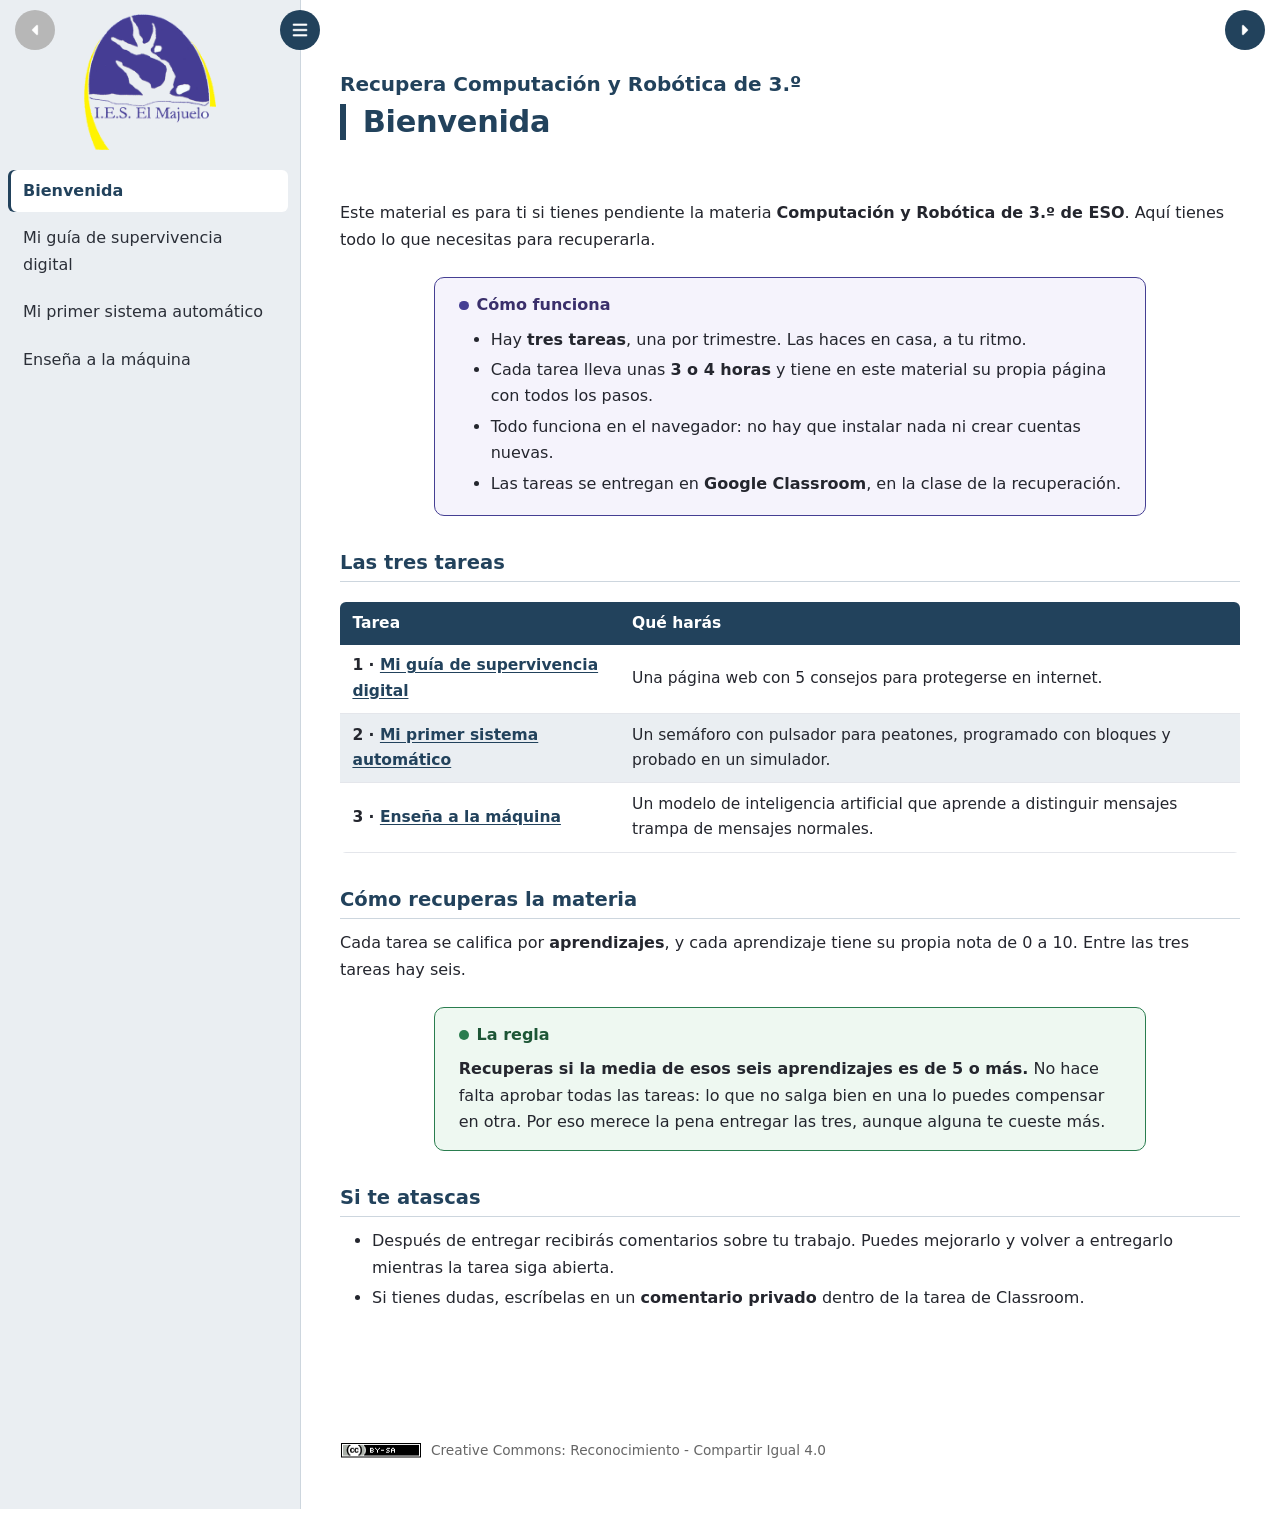
<file: index.html>
<!DOCTYPE html>
<html lang="es" id="exe-index">
<head>
<meta charset="utf-8">
<meta name="generator" content="eXeLearning v4 (qmd-a-elpx)">
<meta name="viewport" content="width=device-width, initial-scale=1">
<title>Recupera Computación y Robótica de 3.º</title>
<link rel="icon" type="image/x-icon" href="libs/favicon.ico">
<meta name="description" content="Recupera Computación y Robótica de 3.º">
<script>document.querySelector("html").classList.add("js");</script>
<script src="libs/jquery/jquery.min.js"> </script>
<script src="libs/common_i18n.js"> </script>
<script src="libs/common.js"> </script>
<script src="libs/exe_export.js"> </script>
<script src="libs/bootstrap/bootstrap.bundle.min.js"> </script>
<link rel="stylesheet" href="libs/bootstrap/bootstrap.min.css">
<script src="idevices/text/text.js"></script><link rel="stylesheet" href="idevices/text/text.css">
<link rel="stylesheet" href="content/css/base.css">
<script src="theme/style.js"> </script>
<link rel="stylesheet" href="theme/style.css">
<link rel="stylesheet" href="theme/zzz-majuelo.css">
</head>
<body class="exe-export exe-web-site">
<script>document.body.className+=" js"</script>
<div class="exe-content exe-export pre-js siteNav-hidden"><nav id="siteNav"><ul>
<li class="active"><a href="index.html" class="active main-node no-ch">Bienvenida</a></li>
<li class=""><a href="html/mi-guia-de-supervivencia-digital.html" class=" no-ch">Mi guía de supervivencia digital</a></li>
<li class=""><a href="html/mi-primer-sistema-automatico.html" class=" no-ch">Mi primer sistema automático</a></li>
<li class=""><a href="html/ensena-a-la-maquina.html" class=" no-ch">Enseña a la máquina</a></li>
</ul></nav><main id="page-index" class="page">
<header class="main-header">
<div class="package-header"><p class="package-title">Recupera Computación y Robótica de 3.º</p></div>
<div class="page-header"><h1 class="page-title">Bienvenida</h1></div>
</header>
<div id="page-content-page-index" class="page-content">
<article class="box no-header"><div class="box-content">
<div class="idevice_node text" data-idevice-type="text"><p>Este material es para ti si tienes pendiente la materia <strong>Computación y Robótica de 3.º de ESO</strong>. Aquí tienes todo lo que necesitas para recuperarla.</p>
<div class="marco marco-teoria"><p class="marco-titulo">Cómo funciona</p>
<ul>
<li>Hay <strong>tres tareas</strong>, una por trimestre. Las haces en casa, a tu ritmo.</li>
<li>Cada tarea lleva unas <strong>3 o 4 horas</strong> y tiene en este material su propia página con todos los pasos.</li>
<li>Todo funciona en el navegador: no hay que instalar nada ni crear cuentas nuevas.</li>
<li>Las tareas se entregan en <strong>Google Classroom</strong>, en la clase de la recuperación.</li>
</ul></div>
<h2>Las tres tareas</h2>
<table class="tabla-datos">
<thead><tr><th>Tarea</th><th>Qué harás</th></tr></thead>
<tbody>
<tr><td><strong>1 · <a href="html/mi-guia-de-supervivencia-digital.html">Mi guía de supervivencia digital</a></strong></td><td>Una página web con 5 consejos para protegerse en internet.</td></tr>
<tr><td><strong>2 · <a href="html/mi-primer-sistema-automatico.html">Mi primer sistema automático</a></strong></td><td>Un semáforo con pulsador para peatones, programado con bloques y probado en un simulador.</td></tr>
<tr><td><strong>3 · <a href="html/ensena-a-la-maquina.html">Enseña a la máquina</a></strong></td><td>Un modelo de inteligencia artificial que aprende a distinguir mensajes trampa de mensajes normales.</td></tr>
</tbody>
</table>
<h2>Cómo recuperas la materia</h2>
<p>Cada tarea se califica por <strong>aprendizajes</strong>, y cada aprendizaje tiene su propia nota de 0 a 10. Entre las tres tareas hay seis.</p>
<div class="marco marco-nota"><p class="marco-titulo">La regla</p>
<p><strong>Recuperas si la media de esos seis aprendizajes es de 5 o más.</strong> No hace falta aprobar todas las tareas: lo que no salga bien en una lo puedes compensar en otra. Por eso merece la pena entregar las tres, aunque alguna te cueste más.</p></div>
<h2>Si te atascas</h2>
<ul>
<li>Después de entregar recibirás comentarios sobre tu trabajo. Puedes mejorarlo y volver a entregarlo mientras la tarea siga abierta.</li>
<li>Si tienes dudas, escríbelas en un <strong>comentario privado</strong> dentro de la tarea de Classroom.</li>
</ul></div>
</div></article>
</div></main>
<div class="nav-buttons"><span class="nav-button nav-button-left" aria-hidden="true"><span>Anterior</span></span><a href="html/mi-guia-de-supervivencia-digital.html" class="nav-button nav-button-right"><span>Siguiente</span></a></div>
<footer id="siteFooter"><div id="siteFooterContent">
<div id="packageLicense" class="cc cc-by-sa"><p><span class="license-label">Licencia: </span>
<a href="https://creativecommons.org/licenses/by-sa/4.0/" class="license">Creative Commons: Reconocimiento - compartir igual 4.0</a></p></div>
</div></footer>
</div>
</body></html>
</file>
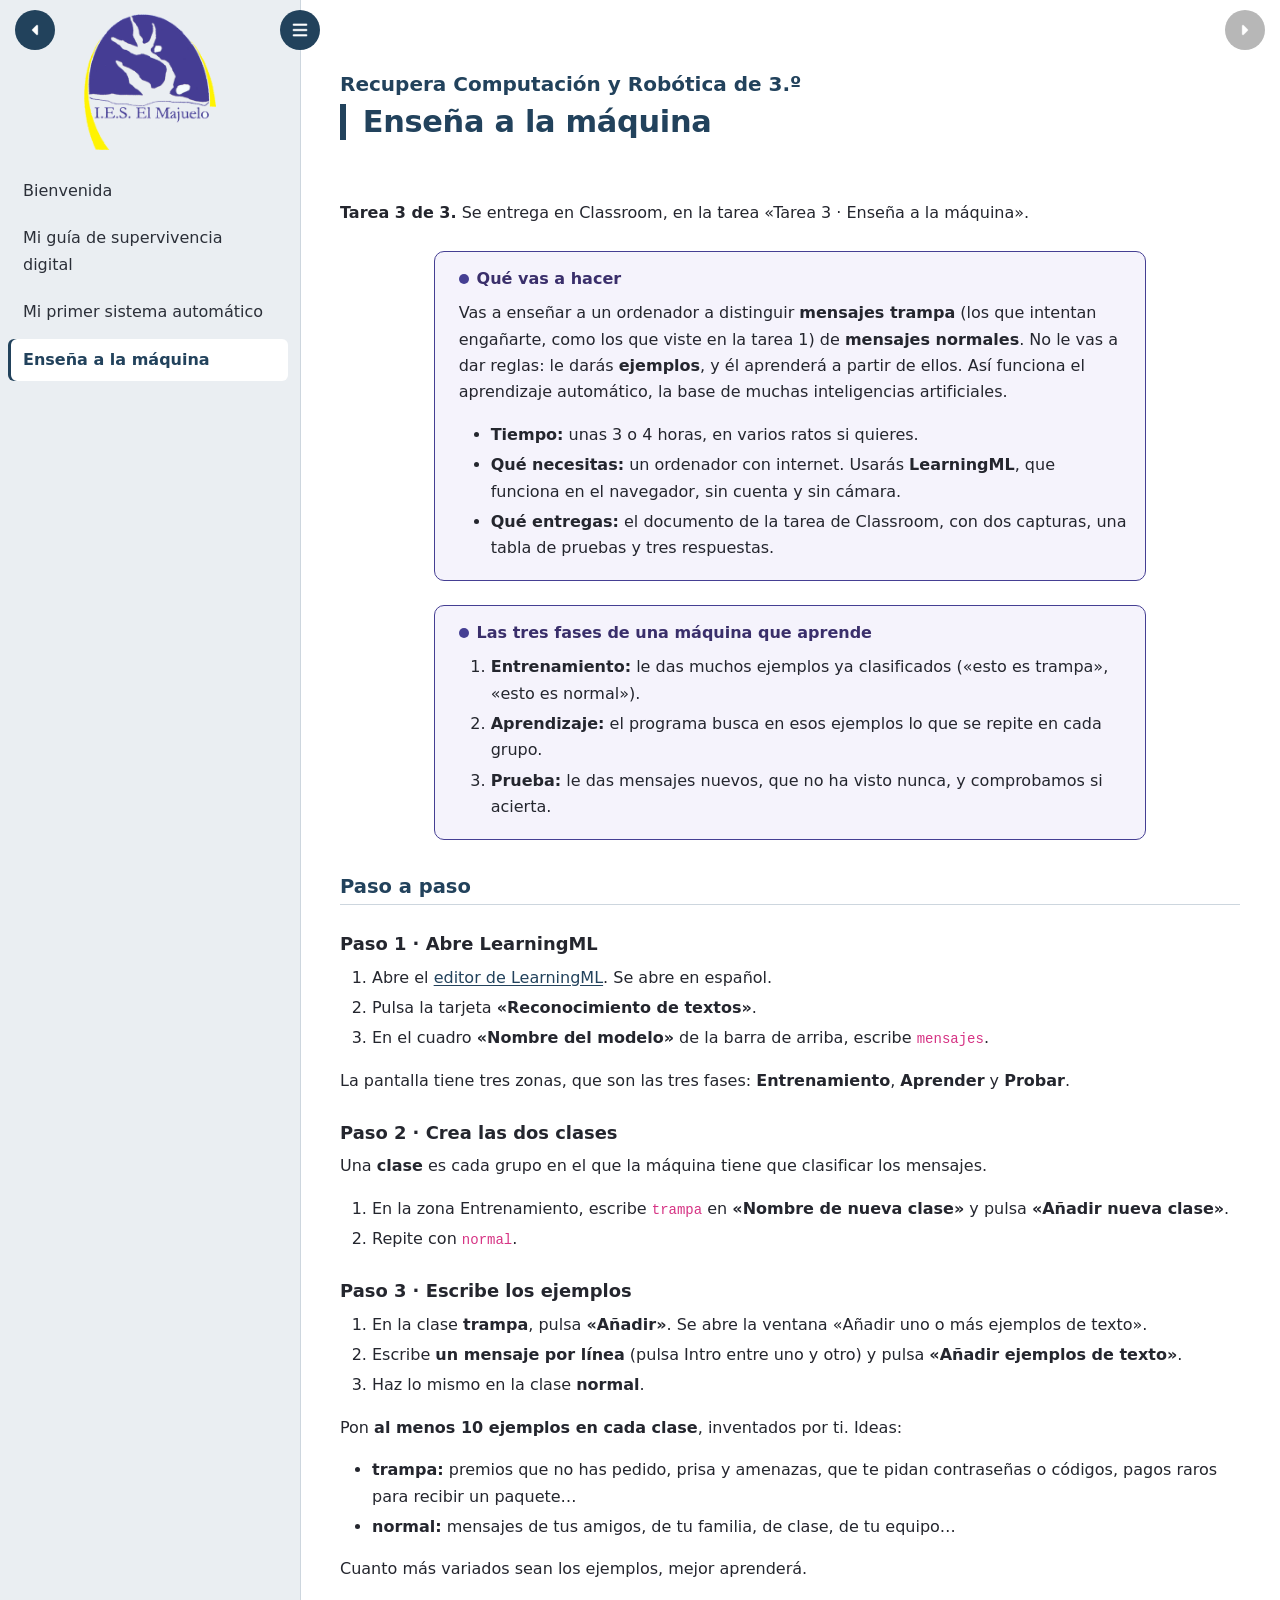
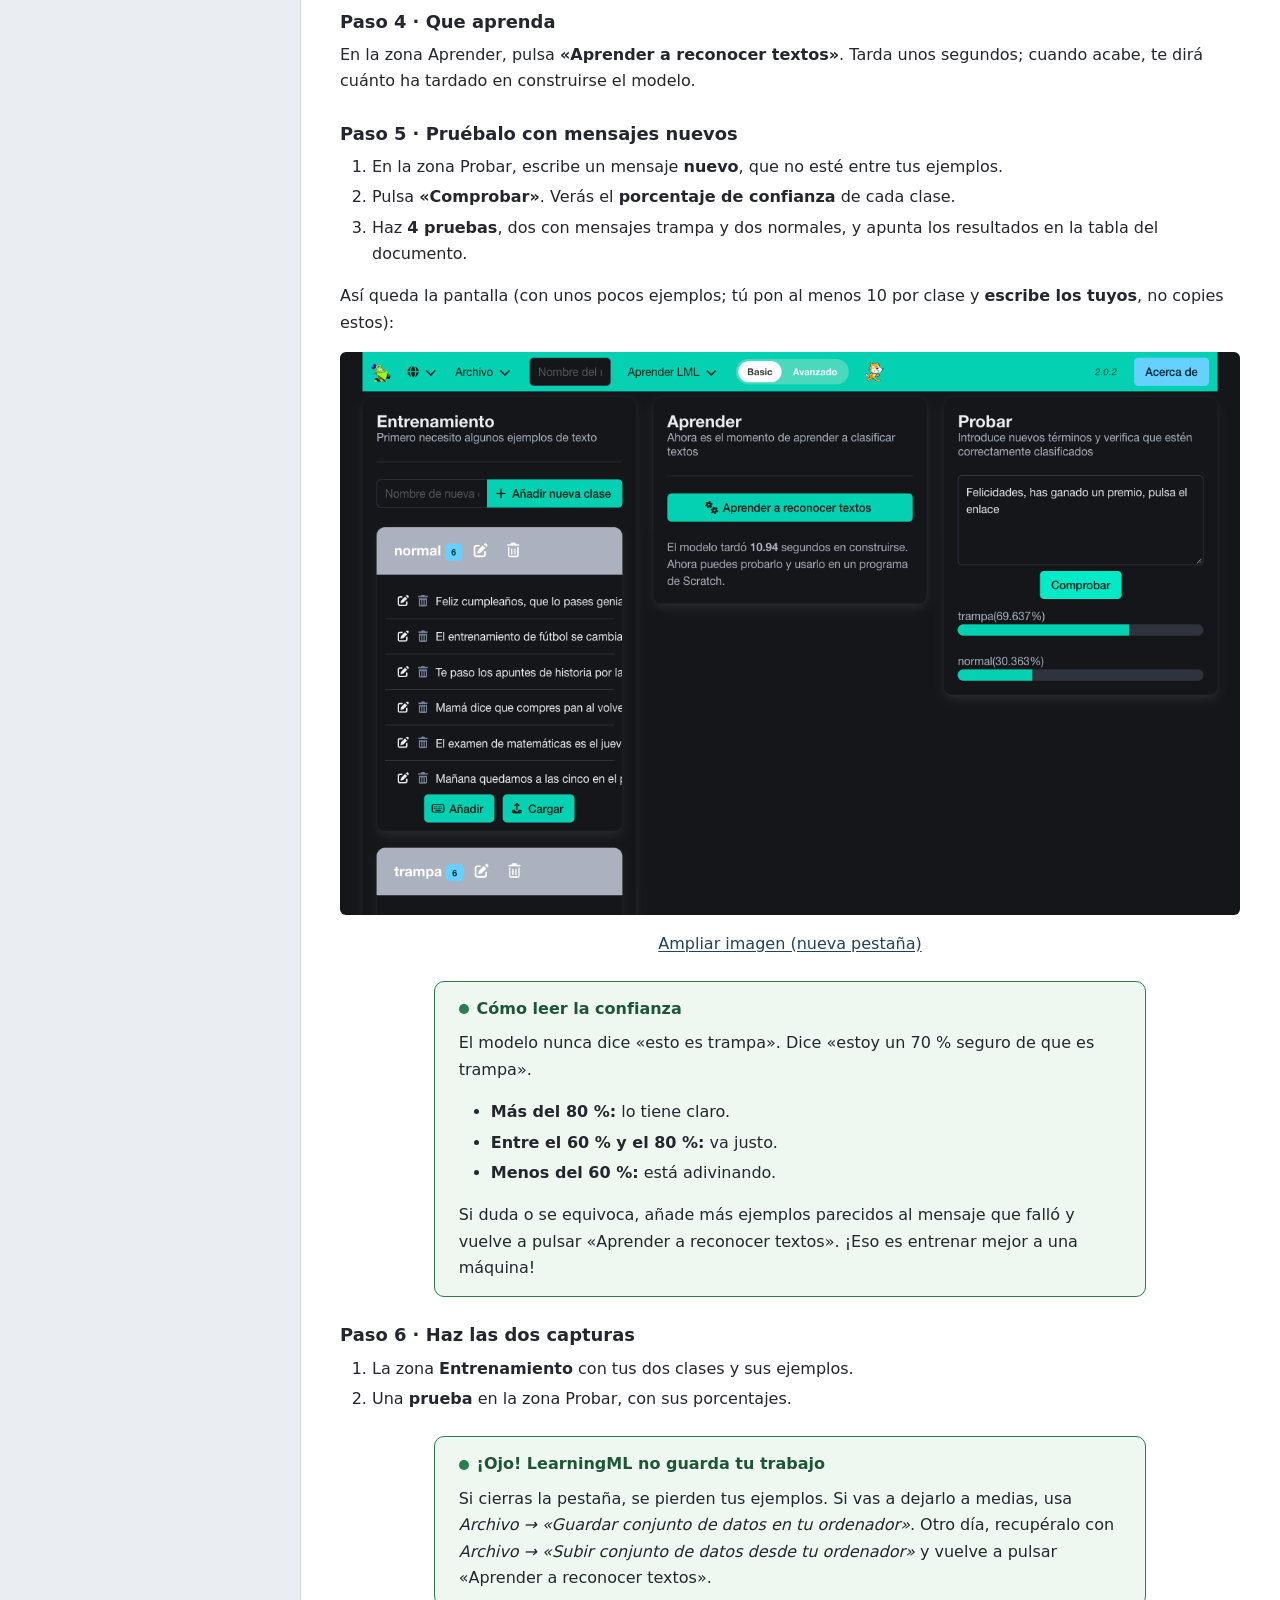
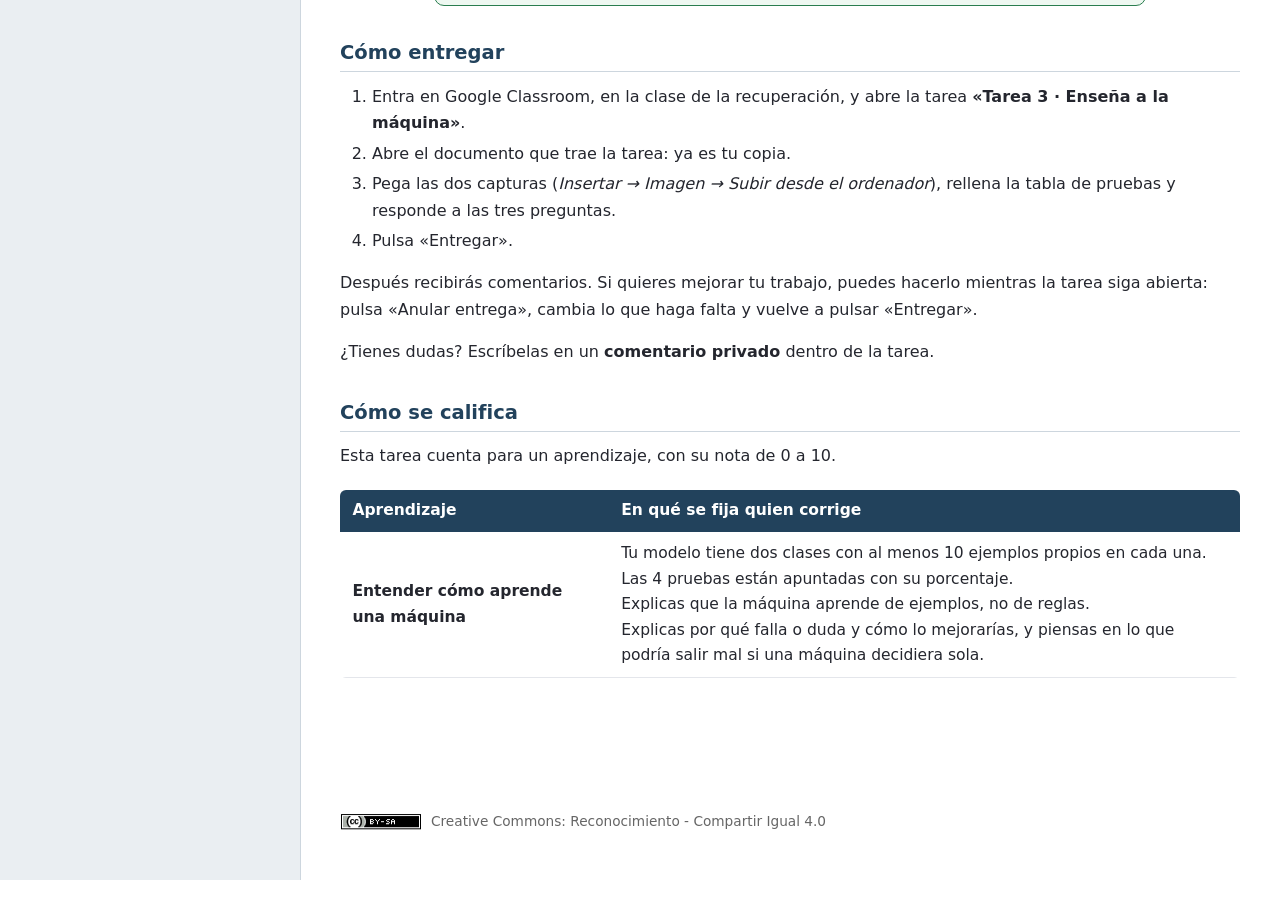
<file: html/ensena-a-la-maquina.html>
<!DOCTYPE html>
<html lang="es" id="exe-page">
<head>
<meta charset="utf-8">
<meta name="generator" content="eXeLearning v4 (qmd-a-elpx)">
<meta name="viewport" content="width=device-width, initial-scale=1">
<title>Enseña a la máquina</title>
<link rel="icon" type="image/x-icon" href="../libs/favicon.ico">
<meta name="description" content="Recupera Computación y Robótica de 3.º">
<script>document.querySelector("html").classList.add("js");</script>
<script src="../libs/jquery/jquery.min.js"> </script>
<script src="../libs/common_i18n.js"> </script>
<script src="../libs/common.js"> </script>
<script src="../libs/exe_export.js"> </script>
<script src="../libs/bootstrap/bootstrap.bundle.min.js"> </script>
<link rel="stylesheet" href="../libs/bootstrap/bootstrap.min.css">
<script src="../idevices/text/text.js"></script><link rel="stylesheet" href="../idevices/text/text.css">
<link rel="stylesheet" href="../content/css/base.css">
<script src="../theme/style.js"> </script>
<link rel="stylesheet" href="../theme/style.css">
<link rel="stylesheet" href="../theme/zzz-majuelo.css">
</head>
<body class="exe-export exe-web-site">
<script>document.body.className+=" js"</script>
<div class="exe-content exe-export pre-js siteNav-hidden"><nav id="siteNav"><ul>
<li class=""><a href="../index.html" class=" main-node no-ch">Bienvenida</a></li>
<li class=""><a href="../html/mi-guia-de-supervivencia-digital.html" class=" no-ch">Mi guía de supervivencia digital</a></li>
<li class=""><a href="../html/mi-primer-sistema-automatico.html" class=" no-ch">Mi primer sistema automático</a></li>
<li class="active"><a href="../html/ensena-a-la-maquina.html" class="active no-ch">Enseña a la máquina</a></li>
</ul></nav><main id="page-ensena-a-la-maquina" class="page">
<header class="main-header">
<div class="package-header"><p class="package-title">Recupera Computación y Robótica de 3.º</p></div>
<div class="page-header"><h1 class="page-title">Enseña a la máquina</h1></div>
</header>
<div id="page-content-page-ensena-a-la-maquina" class="page-content">
<article class="box no-header"><div class="box-content">
<div class="idevice_node text" data-idevice-type="text"><p><strong>Tarea 3 de 3.</strong> Se entrega en Classroom, en la tarea «Tarea 3 · Enseña a la máquina».</p>
<div class="marco marco-teoria"><p class="marco-titulo">Qué vas a hacer</p>
<p>Vas a enseñar a un ordenador a distinguir <strong>mensajes trampa</strong> (los que intentan engañarte, como los que viste en la tarea 1) de <strong>mensajes normales</strong>. No le vas a dar reglas: le darás <strong>ejemplos</strong>, y él aprenderá a partir de ellos. Así funciona el aprendizaje automático, la base de muchas inteligencias artificiales.</p>
<ul>
<li><strong>Tiempo:</strong> unas 3 o 4 horas, en varios ratos si quieres.</li>
<li><strong>Qué necesitas:</strong> un ordenador con internet. Usarás <strong>LearningML</strong>, que funciona en el navegador, sin cuenta y sin cámara.</li>
<li><strong>Qué entregas:</strong> el documento de la tarea de Classroom, con dos capturas, una tabla de pruebas y tres respuestas.</li>
</ul></div>
<div class="marco marco-teoria"><p class="marco-titulo">Las tres fases de una máquina que aprende</p>
<ol>
<li><strong>Entrenamiento:</strong> le das muchos ejemplos ya clasificados («esto es trampa», «esto es normal»).</li>
<li><strong>Aprendizaje:</strong> el programa busca en esos ejemplos lo que se repite en cada grupo.</li>
<li><strong>Prueba:</strong> le das mensajes nuevos, que no ha visto nunca, y comprobamos si acierta.</li>
</ol></div>
<h2>Paso a paso</h2>
<h3>Paso 1 · Abre LearningML</h3>
<ol>
<li>Abre el <a href="https://learningml.org/lml-editor/?locale=es" rel="noopener" target="_blank">editor de LearningML</a>. Se abre en español.</li>
<li>Pulsa la tarjeta <strong>«Reconocimiento de textos»</strong>.</li>
<li>En el cuadro <strong>«Nombre del modelo»</strong> de la barra de arriba, escribe <code>mensajes</code>.</li>
</ol>
<p>La pantalla tiene tres zonas, que son las tres fases: <strong>Entrenamiento</strong>, <strong>Aprender</strong> y <strong>Probar</strong>.</p>
<h3>Paso 2 · Crea las dos clases</h3>
<p>Una <strong>clase</strong> es cada grupo en el que la máquina tiene que clasificar los mensajes.</p>
<ol>
<li>En la zona Entrenamiento, escribe <code>trampa</code> en <strong>«Nombre de nueva clase»</strong> y pulsa <strong>«Añadir nueva clase»</strong>.</li>
<li>Repite con <code>normal</code>.</li>
</ol>
<h3>Paso 3 · Escribe los ejemplos</h3>
<ol>
<li>En la clase <strong>trampa</strong>, pulsa <strong>«Añadir»</strong>. Se abre la ventana «Añadir uno o más ejemplos de texto».</li>
<li>Escribe <strong>un mensaje por línea</strong> (pulsa Intro entre uno y otro) y pulsa <strong>«Añadir ejemplos de texto»</strong>.</li>
<li>Haz lo mismo en la clase <strong>normal</strong>.</li>
</ol>
<p>Pon <strong>al menos 10 ejemplos en cada clase</strong>, inventados por ti. Ideas:</p>
<ul>
<li><strong>trampa:</strong> premios que no has pedido, prisa y amenazas, que te pidan contraseñas o códigos, pagos raros para recibir un paquete…</li>
<li><strong>normal:</strong> mensajes de tus amigos, de tu familia, de clase, de tu equipo…</li>
</ul>
<p>Cuanto más variados sean los ejemplos, mejor aprenderá.</p>
<h3>Paso 4 · Que aprenda</h3>
<p>En la zona Aprender, pulsa <strong>«Aprender a reconocer textos»</strong>. Tarda unos segundos; cuando acabe, te dirá cuánto ha tardado en construirse el modelo.</p>
<h3>Paso 5 · Pruébalo con mensajes nuevos</h3>
<ol>
<li>En la zona Probar, escribe un mensaje <strong>nuevo</strong>, que no esté entre tus ejemplos.</li>
<li>Pulsa <strong>«Comprobar»</strong>. Verás el <strong>porcentaje de confianza</strong> de cada clase.</li>
<li>Haz <strong>4 pruebas</strong>, dos con mensajes trampa y dos normales, y apunta los resultados en la tabla del documento.</li>
</ol>
<p>Así queda la pantalla (con unos pocos ejemplos; tú pon al menos 10 por clase y <strong>escribe los tuyos</strong>, no copies estos):</p>
<p style="text-align:center"><img alt="LearningML con dos clases, normal y trampa, con sus ejemplos de texto; en Aprender, el aviso de que el modelo ya está construido; y en Probar, un mensaje sobre un premio clasificado como trampa con un 70 por ciento de confianza." src="../content/resources/cap_lml_texto.png"/></p>
<p style="text-align:center"><a href="../content/resources/cap_lml_texto.png" rel="noopener" target="_blank">Ampliar imagen (nueva pestaña)</a></p>
<div class="marco marco-nota"><p class="marco-titulo">Cómo leer la confianza</p>
<p>El modelo nunca dice «esto es trampa». Dice «estoy un 70 % seguro de que es trampa».</p>
<ul>
<li><strong>Más del 80 %:</strong> lo tiene claro.</li>
<li><strong>Entre el 60 % y el 80 %:</strong> va justo.</li>
<li><strong>Menos del 60 %:</strong> está adivinando.</li>
</ul>
<p>Si duda o se equivoca, añade más ejemplos parecidos al mensaje que falló y vuelve a pulsar «Aprender a reconocer textos». ¡Eso es entrenar mejor a una máquina!</p></div>
<h3>Paso 6 · Haz las dos capturas</h3>
<ol>
<li>La zona <strong>Entrenamiento</strong> con tus dos clases y sus ejemplos.</li>
<li>Una <strong>prueba</strong> en la zona Probar, con sus porcentajes.</li>
</ol>
<div class="marco marco-nota"><p class="marco-titulo">¡Ojo! LearningML no guarda tu trabajo</p>
<p>Si cierras la pestaña, se pierden tus ejemplos. Si vas a dejarlo a medias, usa <em>Archivo → «Guardar conjunto de datos en tu ordenador»</em>. Otro día, recupéralo con <em>Archivo → «Subir conjunto de datos desde tu ordenador»</em> y vuelve a pulsar «Aprender a reconocer textos».</p></div>
<h2>Cómo entregar</h2>
<ol>
<li>Entra en Google Classroom, en la clase de la recuperación, y abre la tarea <strong>«Tarea 3 · Enseña a la máquina»</strong>.</li>
<li>Abre el documento que trae la tarea: ya es tu copia.</li>
<li>Pega las dos capturas (<em>Insertar → Imagen → Subir desde el ordenador</em>), rellena la tabla de pruebas y responde a las tres preguntas.</li>
<li>Pulsa «Entregar».</li>
</ol>
<p>Después recibirás comentarios. Si quieres mejorar tu trabajo, puedes hacerlo mientras la tarea siga abierta: pulsa «Anular entrega», cambia lo que haga falta y vuelve a pulsar «Entregar».</p>
<p>¿Tienes dudas? Escríbelas en un <strong>comentario privado</strong> dentro de la tarea.</p>
<h2>Cómo se califica</h2>
<p>Esta tarea cuenta para un aprendizaje, con su nota de 0 a 10.</p>
<table class="tabla-datos">
<thead><tr><th>Aprendizaje</th><th>En qué se fija quien corrige</th></tr></thead>
<tbody>
<tr><td><strong>Entender cómo aprende una máquina</strong></td><td>Tu modelo tiene dos clases con al menos 10 ejemplos propios en cada una.<br/>Las 4 pruebas están apuntadas con su porcentaje.<br/>Explicas que la máquina aprende de ejemplos, no de reglas.<br/>Explicas por qué falla o duda y cómo lo mejorarías, y piensas en lo que podría salir mal si una máquina decidiera sola.</td></tr>
</tbody>
</table></div>
</div></article>
</div></main>
<div class="nav-buttons"><a href="mi-primer-sistema-automatico.html" class="nav-button nav-button-left"><span>Anterior</span></a><span class="nav-button nav-button-right" aria-hidden="true"><span>Siguiente</span></span></div>
<footer id="siteFooter"><div id="siteFooterContent">
<div id="packageLicense" class="cc cc-by-sa"><p><span class="license-label">Licencia: </span>
<a href="https://creativecommons.org/licenses/by-sa/4.0/" class="license">Creative Commons: Reconocimiento - compartir igual 4.0</a></p></div>
</div></footer>
</div>
</body></html>
</file>
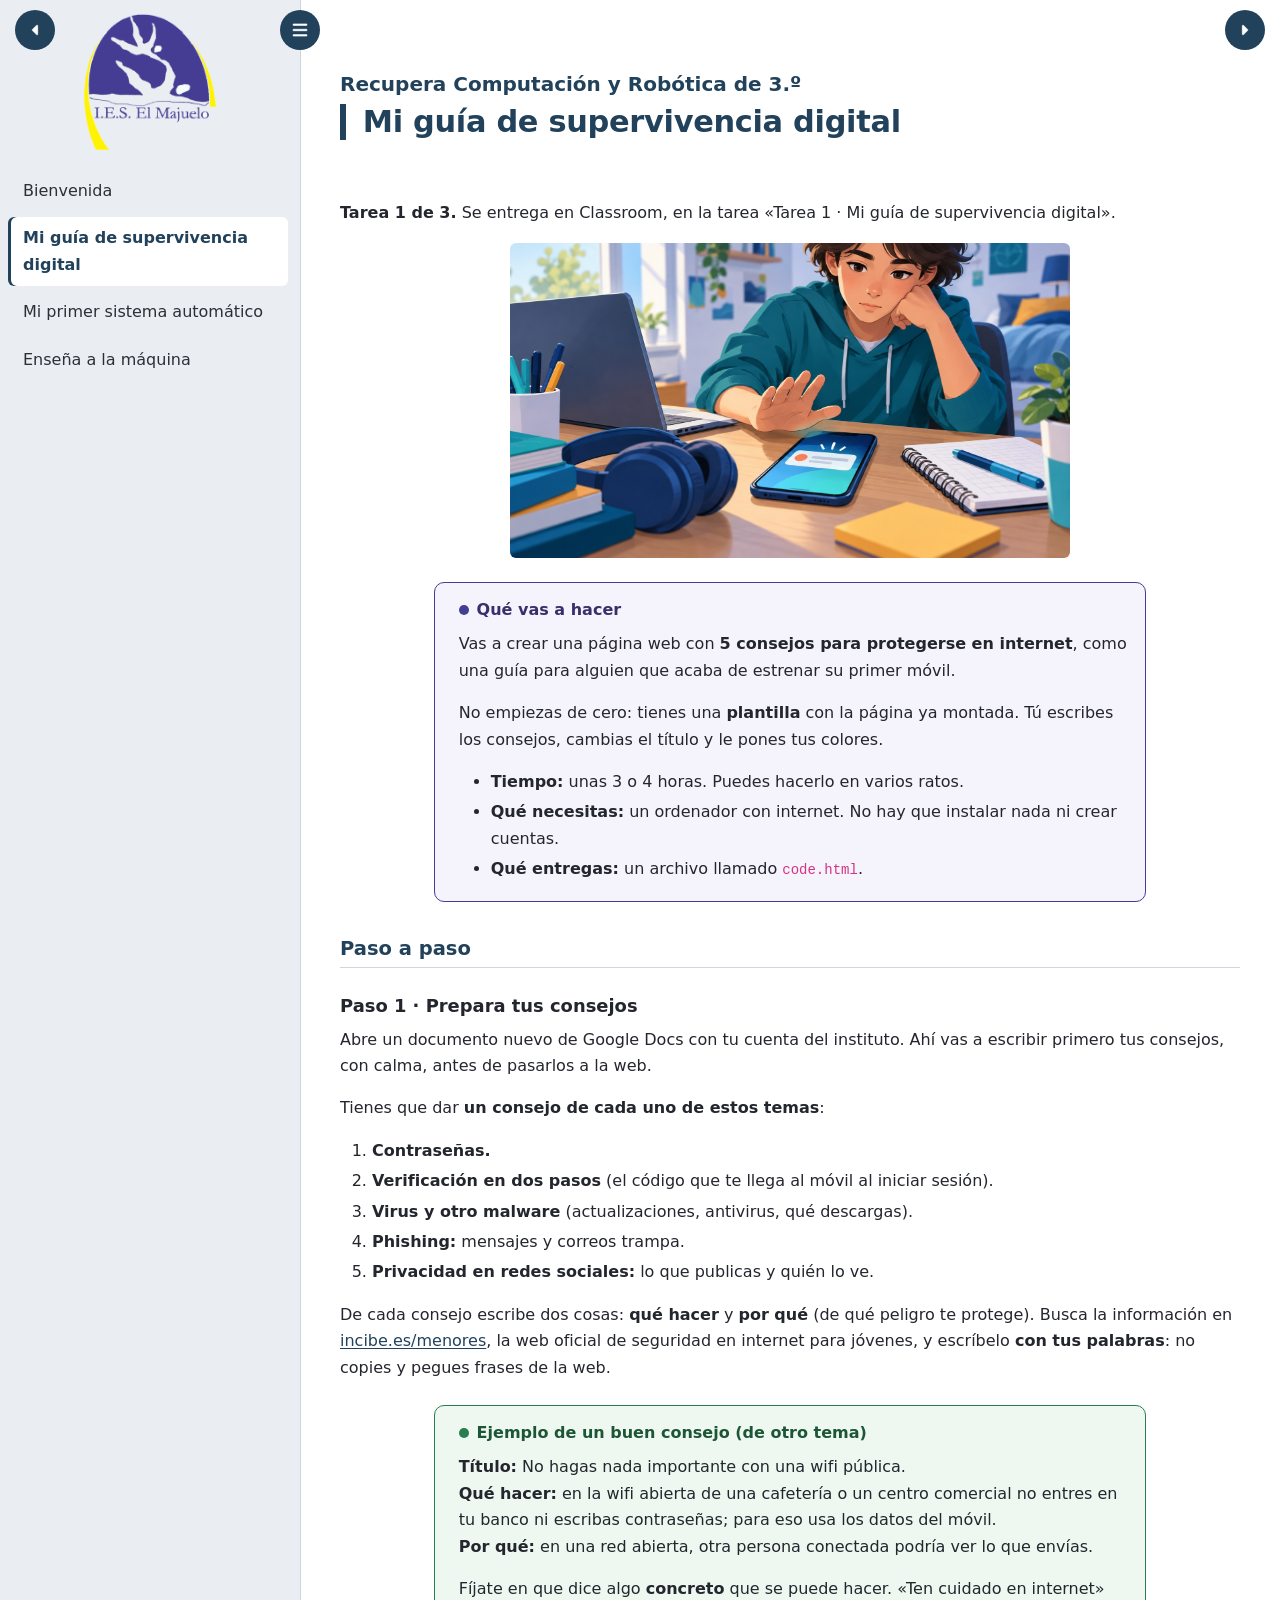
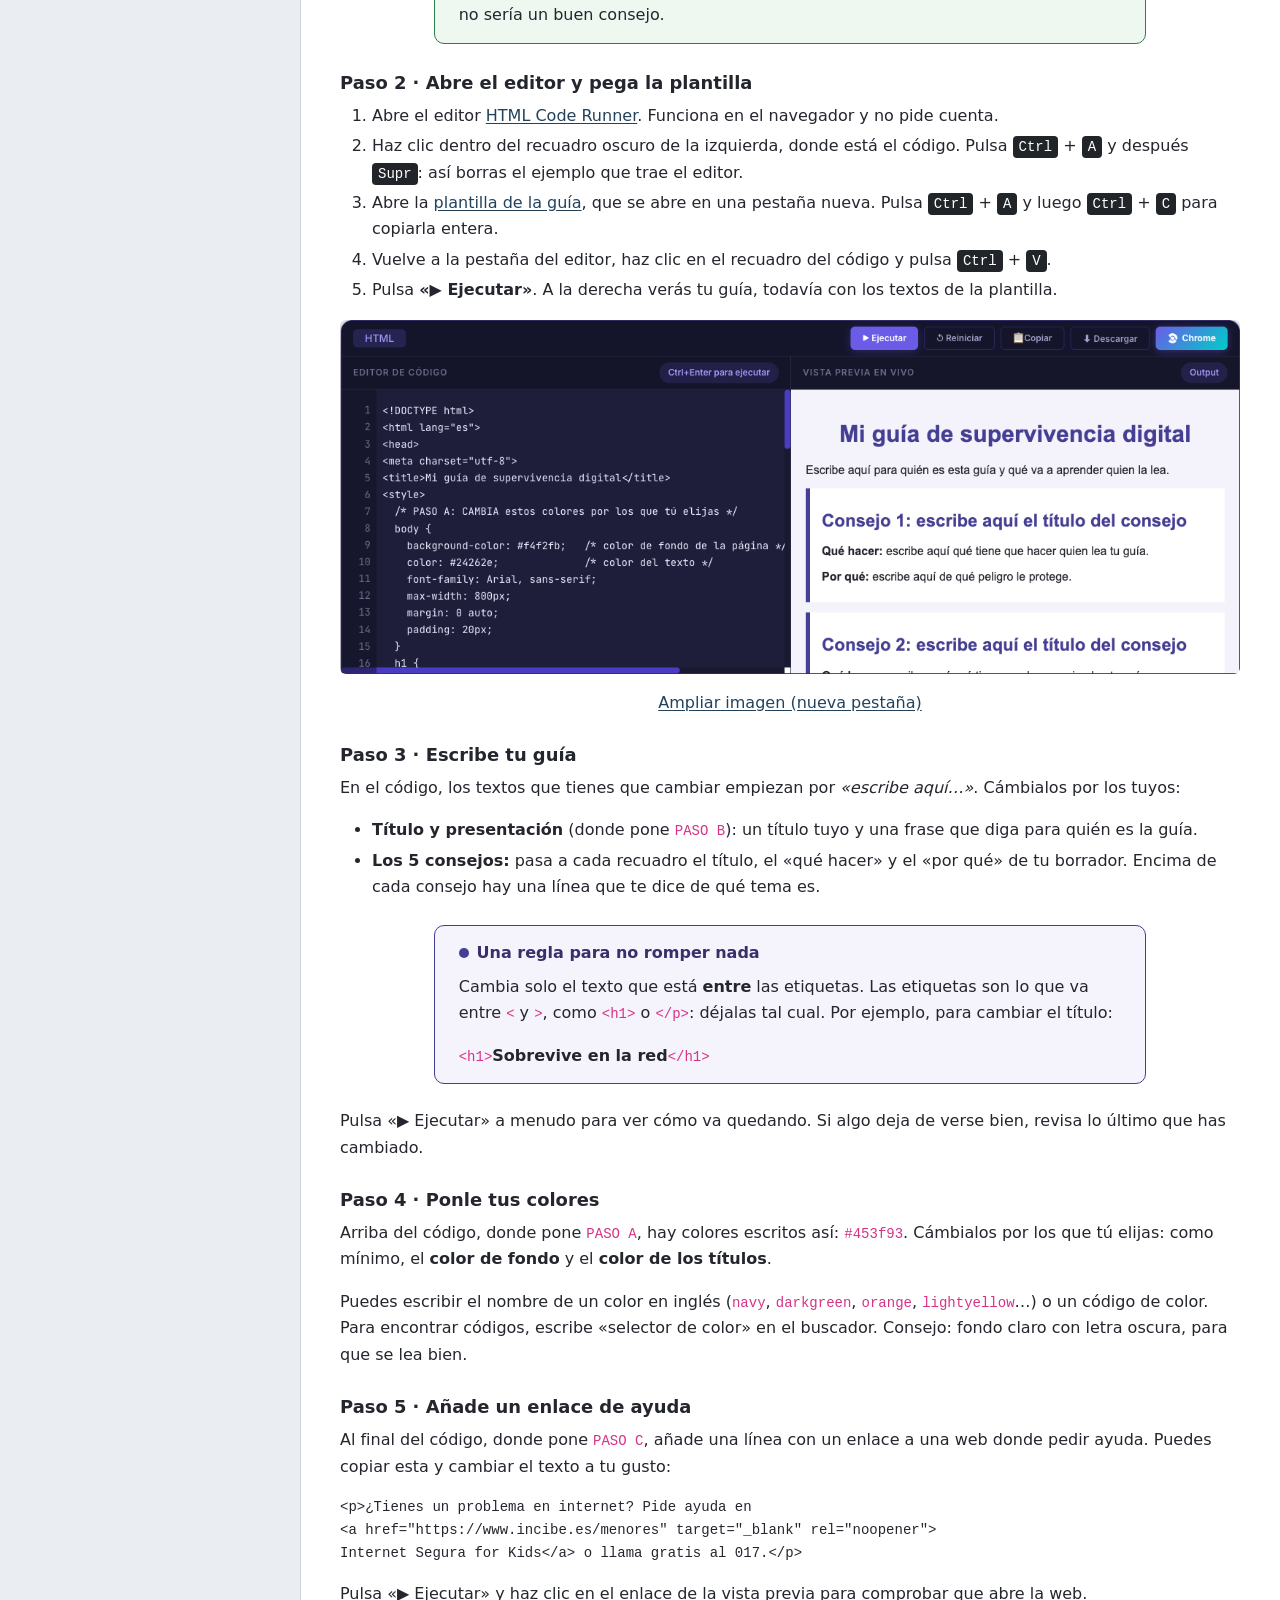
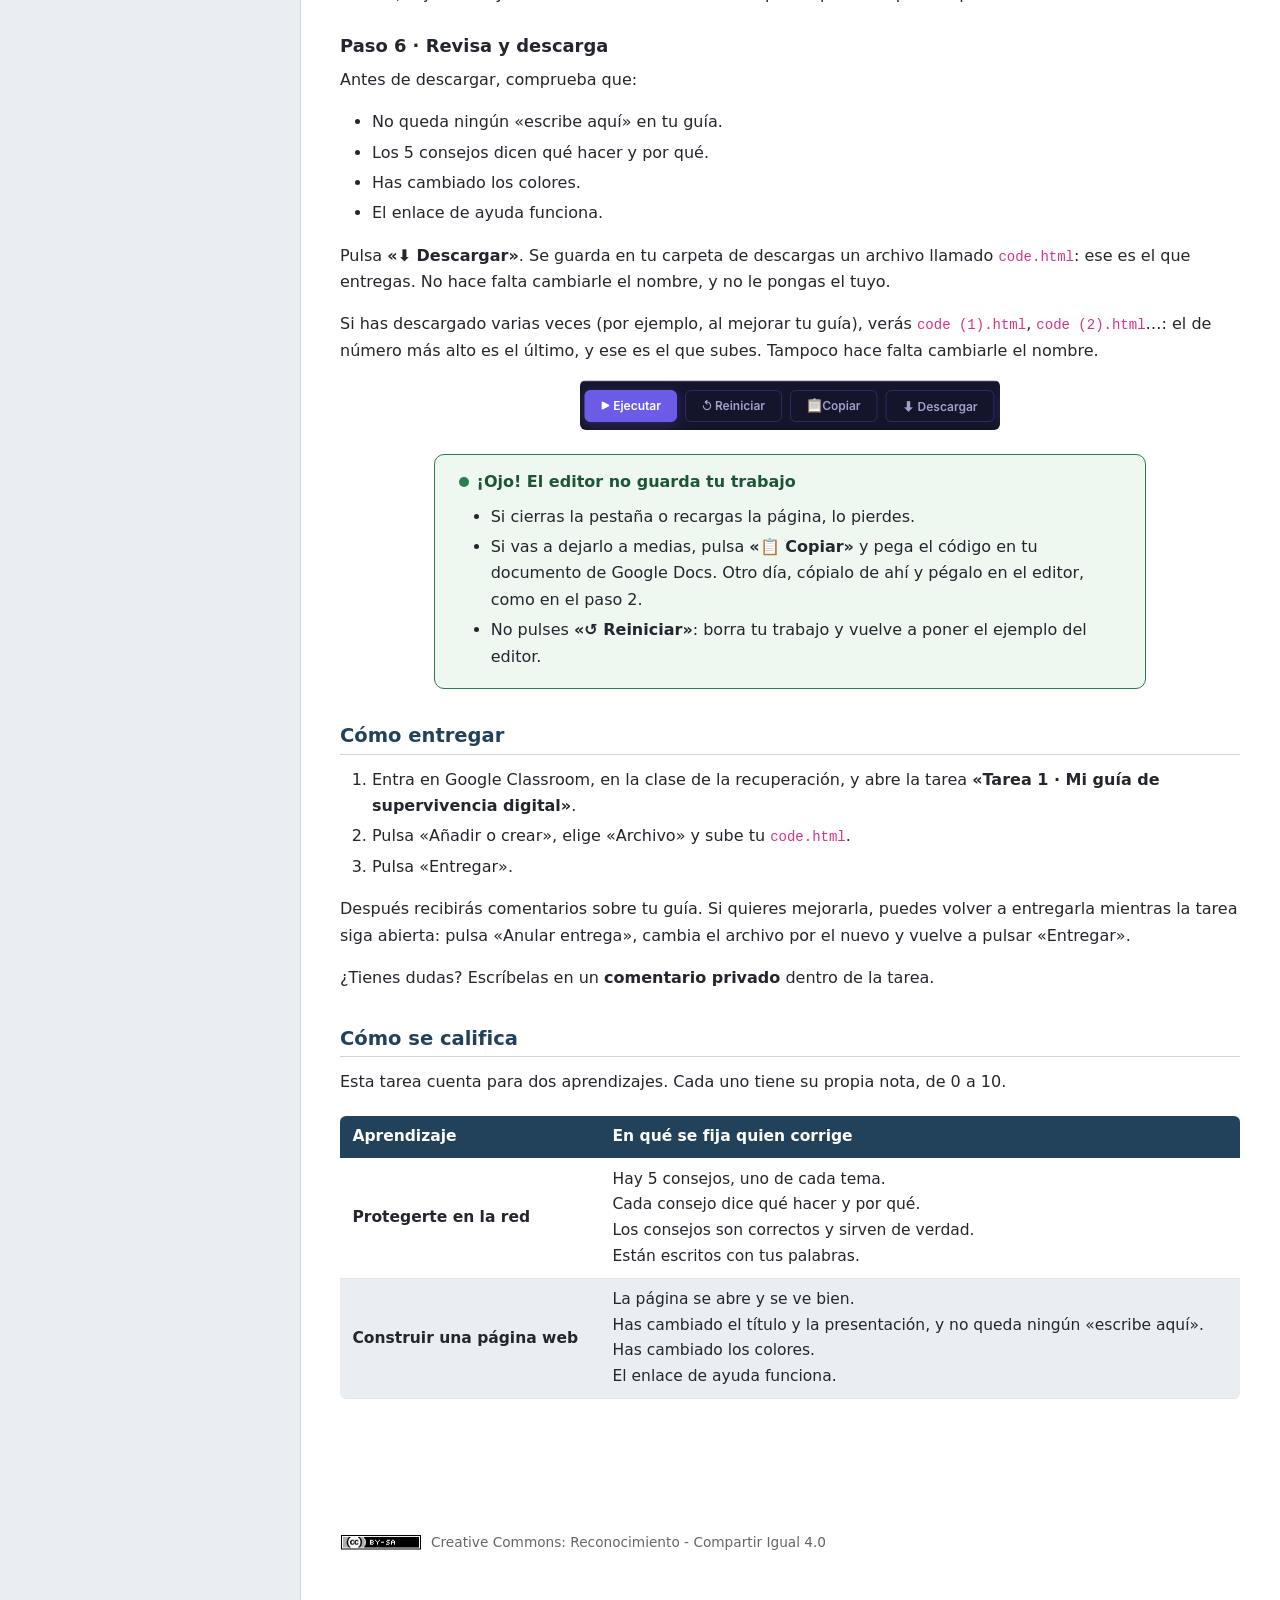
<file: html/mi-guia-de-supervivencia-digital.html>
<!DOCTYPE html>
<html lang="es" id="exe-page">
<head>
<meta charset="utf-8">
<meta name="generator" content="eXeLearning v4 (qmd-a-elpx)">
<meta name="viewport" content="width=device-width, initial-scale=1">
<title>Mi guía de supervivencia digital</title>
<link rel="icon" type="image/x-icon" href="../libs/favicon.ico">
<meta name="description" content="Recupera Computación y Robótica de 3.º">
<script>document.querySelector("html").classList.add("js");</script>
<script src="../libs/jquery/jquery.min.js"> </script>
<script src="../libs/common_i18n.js"> </script>
<script src="../libs/common.js"> </script>
<script src="../libs/exe_export.js"> </script>
<script src="../libs/bootstrap/bootstrap.bundle.min.js"> </script>
<link rel="stylesheet" href="../libs/bootstrap/bootstrap.min.css">
<script src="../idevices/text/text.js"></script><link rel="stylesheet" href="../idevices/text/text.css">
<link rel="stylesheet" href="../content/css/base.css">
<script src="../theme/style.js"> </script>
<link rel="stylesheet" href="../theme/style.css">
<link rel="stylesheet" href="../theme/zzz-majuelo.css">
</head>
<body class="exe-export exe-web-site">
<script>document.body.className+=" js"</script>
<div class="exe-content exe-export pre-js siteNav-hidden"><nav id="siteNav"><ul>
<li class=""><a href="../index.html" class=" main-node no-ch">Bienvenida</a></li>
<li class="active"><a href="../html/mi-guia-de-supervivencia-digital.html" class="active no-ch">Mi guía de supervivencia digital</a></li>
<li class=""><a href="../html/mi-primer-sistema-automatico.html" class=" no-ch">Mi primer sistema automático</a></li>
<li class=""><a href="../html/ensena-a-la-maquina.html" class=" no-ch">Enseña a la máquina</a></li>
</ul></nav><main id="page-mi-guia-de-supervivencia-digital" class="page">
<header class="main-header">
<div class="package-header"><p class="package-title">Recupera Computación y Robótica de 3.º</p></div>
<div class="page-header"><h1 class="page-title">Mi guía de supervivencia digital</h1></div>
</header>
<div id="page-content-page-mi-guia-de-supervivencia-digital" class="page-content">
<article class="box no-header"><div class="box-content">
<div class="idevice_node text" data-idevice-type="text"><p><strong>Tarea 1 de 3.</strong> Se entrega en Classroom, en la tarea «Tarea 1 · Mi guía de supervivencia digital».</p>
<p style="text-align:center"><img alt="Una persona joven se detiene antes de tocar una notificación en el móvil, junto a su portátil y su cuaderno." src="../content/resources/ciber-bienvenida.jpg" style="max-width:560px"/></p>
<div class="marco marco-teoria"><p class="marco-titulo">Qué vas a hacer</p>
<p>Vas a crear una página web con <strong>5 consejos para protegerse en internet</strong>, como una guía para alguien que acaba de estrenar su primer móvil.</p>
<p>No empiezas de cero: tienes una <strong>plantilla</strong> con la página ya montada. Tú escribes los consejos, cambias el título y le pones tus colores.</p>
<ul>
<li><strong>Tiempo:</strong> unas 3 o 4 horas. Puedes hacerlo en varios ratos.</li>
<li><strong>Qué necesitas:</strong> un ordenador con internet. No hay que instalar nada ni crear cuentas.</li>
<li><strong>Qué entregas:</strong> un archivo llamado <code>code.html</code>.</li>
</ul></div>
<h2>Paso a paso</h2>
<h3>Paso 1 · Prepara tus consejos</h3>
<p>Abre un documento nuevo de Google Docs con tu cuenta del instituto. Ahí vas a escribir primero tus consejos, con calma, antes de pasarlos a la web.</p>
<p>Tienes que dar <strong>un consejo de cada uno de estos temas</strong>:</p>
<ol>
<li><strong>Contraseñas.</strong></li>
<li><strong>Verificación en dos pasos</strong> (el código que te llega al móvil al iniciar sesión).</li>
<li><strong>Virus y otro malware</strong> (actualizaciones, antivirus, qué descargas).</li>
<li><strong>Phishing:</strong> mensajes y correos trampa.</li>
<li><strong>Privacidad en redes sociales:</strong> lo que publicas y quién lo ve.</li>
</ol>
<p>De cada consejo escribe dos cosas: <strong>qué hacer</strong> y <strong>por qué</strong> (de qué peligro te protege). Busca la información en <a href="https://www.incibe.es/menores" rel="noopener" target="_blank">incibe.es/menores</a>, la web oficial de seguridad en internet para jóvenes, y escríbelo <strong>con tus palabras</strong>: no copies y pegues frases de la web.</p>
<div class="marco marco-nota"><p class="marco-titulo">Ejemplo de un buen consejo (de otro tema)</p>
<p><strong>Título:</strong> No hagas nada importante con una wifi pública.<br/>
<strong>Qué hacer:</strong> en la wifi abierta de una cafetería o un centro comercial no entres en tu banco ni escribas contraseñas; para eso usa los datos del móvil.<br/>
<strong>Por qué:</strong> en una red abierta, otra persona conectada podría ver lo que envías.</p>
<p>Fíjate en que dice algo <strong>concreto</strong> que se puede hacer. «Ten cuidado en internet» no sería un buen consejo.</p></div>
<h3>Paso 2 · Abre el editor y pega la plantilla</h3>
<ol>
<li>Abre el editor <a href="https://htmlcoderunner.com/es" rel="noopener" target="_blank">HTML Code Runner</a>. Funciona en el navegador y no pide cuenta.</li>
<li>Haz clic dentro del recuadro oscuro de la izquierda, donde está el código. Pulsa <kbd>Ctrl</kbd> + <kbd>A</kbd> y después <kbd>Supr</kbd>: así borras el ejemplo que trae el editor.</li>
<li>Abre la <a href="../content/resources/plantilla_guia.txt" rel="noopener" target="_blank">plantilla de la guía</a>, que se abre en una pestaña nueva. Pulsa <kbd>Ctrl</kbd> + <kbd>A</kbd> y luego <kbd>Ctrl</kbd> + <kbd>C</kbd> para copiarla entera.</li>
<li>Vuelve a la pestaña del editor, haz clic en el recuadro del código y pulsa <kbd>Ctrl</kbd> + <kbd>V</kbd>.</li>
<li>Pulsa <strong>«▶ Ejecutar»</strong>. A la derecha verás tu guía, todavía con los textos de la plantilla.</li>
</ol>
<p style="text-align:center"><img alt="El editor con el código de la plantilla a la izquierda y, a la derecha, la vista previa de la guía con su título y los recuadros de los consejos." src="../content/resources/cap_editor.png"/></p>
<p style="text-align:center"><a href="../content/resources/cap_editor.png" rel="noopener" target="_blank">Ampliar imagen (nueva pestaña)</a></p>
<h3>Paso 3 · Escribe tu guía</h3>
<p>En el código, los textos que tienes que cambiar empiezan por <em>«escribe aquí…»</em>. Cámbialos por los tuyos:</p>
<ul>
<li><strong>Título y presentación</strong> (donde pone <code>PASO B</code>): un título tuyo y una frase que diga para quién es la guía.</li>
<li><strong>Los 5 consejos:</strong> pasa a cada recuadro el título, el «qué hacer» y el «por qué» de tu borrador. Encima de cada consejo hay una línea que te dice de qué tema es.</li>
</ul>
<div class="marco marco-teoria"><p class="marco-titulo">Una regla para no romper nada</p>
<p>Cambia solo el texto que está <strong>entre</strong> las etiquetas. Las etiquetas son lo que va entre <code>&lt;</code> y <code>&gt;</code>, como <code>&lt;h1&gt;</code> o <code>&lt;/p&gt;</code>: déjalas tal cual. Por ejemplo, para cambiar el título:</p>
<p><code>&lt;h1&gt;</code><strong>Sobrevive en la red</strong><code>&lt;/h1&gt;</code></p></div>
<p>Pulsa «▶ Ejecutar» a menudo para ver cómo va quedando. Si algo deja de verse bien, revisa lo último que has cambiado.</p>
<h3>Paso 4 · Ponle tus colores</h3>
<p>Arriba del código, donde pone <code>PASO A</code>, hay colores escritos así: <code>#453f93</code>. Cámbialos por los que tú elijas: como mínimo, el <strong>color de fondo</strong> y el <strong>color de los títulos</strong>.</p>
<p>Puedes escribir el nombre de un color en inglés (<code>navy</code>, <code>darkgreen</code>, <code>orange</code>, <code>lightyellow</code>…) o un código de color. Para encontrar códigos, escribe «selector de color» en el buscador. Consejo: fondo claro con letra oscura, para que se lea bien.</p>
<h3>Paso 5 · Añade un enlace de ayuda</h3>
<p>Al final del código, donde pone <code>PASO C</code>, añade una línea con un enlace a una web donde pedir ayuda. Puedes copiar esta y cambiar el texto a tu gusto:</p>
<pre><code>&lt;p&gt;¿Tienes un problema en internet? Pide ayuda en
&lt;a href="https://www.incibe.es/menores" target="_blank" rel="noopener"&gt;
Internet Segura for Kids&lt;/a&gt; o llama gratis al 017.&lt;/p&gt;</code></pre>
<p>Pulsa «▶ Ejecutar» y haz clic en el enlace de la vista previa para comprobar que abre la web.</p>
<h3>Paso 6 · Revisa y descarga</h3>
<p>Antes de descargar, comprueba que:</p>
<ul>
<li>No queda ningún «escribe aquí» en tu guía.</li>
<li>Los 5 consejos dicen qué hacer y por qué.</li>
<li>Has cambiado los colores.</li>
<li>El enlace de ayuda funciona.</li>
</ul>
<p>Pulsa <strong>«⬇ Descargar»</strong>. Se guarda en tu carpeta de descargas un archivo llamado <code>code.html</code>: ese es el que entregas. No hace falta cambiarle el nombre, y no le pongas el tuyo.</p>
<p>Si has descargado varias veces (por ejemplo, al mejorar tu guía), verás <code>code (1).html</code>, <code>code (2).html</code>…: el de número más alto es el último, y ese es el que subes. Tampoco hace falta cambiarle el nombre.</p>
<p style="text-align:center"><img alt="Los cuatro botones del editor: Ejecutar, Reiniciar, Copiar y Descargar." src="../content/resources/cap_botones.png"/></p>
<div class="marco marco-nota"><p class="marco-titulo">¡Ojo! El editor no guarda tu trabajo</p>
<ul>
<li>Si cierras la pestaña o recargas la página, lo pierdes.</li>
<li>Si vas a dejarlo a medias, pulsa <strong>«📋 Copiar»</strong> y pega el código en tu documento de Google Docs. Otro día, cópialo de ahí y pégalo en el editor, como en el paso 2.</li>
<li>No pulses <strong>«↺ Reiniciar»</strong>: borra tu trabajo y vuelve a poner el ejemplo del editor.</li>
</ul></div>
<h2>Cómo entregar</h2>
<ol>
<li>Entra en Google Classroom, en la clase de la recuperación, y abre la tarea <strong>«Tarea 1 · Mi guía de supervivencia digital»</strong>.</li>
<li>Pulsa «Añadir o crear», elige «Archivo» y sube tu <code>code.html</code>.</li>
<li>Pulsa «Entregar».</li>
</ol>
<p>Después recibirás comentarios sobre tu guía. Si quieres mejorarla, puedes volver a entregarla mientras la tarea siga abierta: pulsa «Anular entrega», cambia el archivo por el nuevo y vuelve a pulsar «Entregar».</p>
<p>¿Tienes dudas? Escríbelas en un <strong>comentario privado</strong> dentro de la tarea.</p>
<h2>Cómo se califica</h2>
<p>Esta tarea cuenta para dos aprendizajes. Cada uno tiene su propia nota, de 0 a 10.</p>
<table class="tabla-datos">
<thead><tr><th>Aprendizaje</th><th>En qué se fija quien corrige</th></tr></thead>
<tbody>
<tr><td><strong>Protegerte en la red</strong></td><td>Hay 5 consejos, uno de cada tema.<br/>Cada consejo dice qué hacer y por qué.<br/>Los consejos son correctos y sirven de verdad.<br/>Están escritos con tus palabras.</td></tr>
<tr><td><strong>Construir una página web</strong></td><td>La página se abre y se ve bien.<br/>Has cambiado el título y la presentación, y no queda ningún «escribe aquí».<br/>Has cambiado los colores.<br/>El enlace de ayuda funciona.</td></tr>
</tbody>
</table></div>
</div></article>
</div></main>
<div class="nav-buttons"><a href="../index.html" class="nav-button nav-button-left"><span>Anterior</span></a><a href="mi-primer-sistema-automatico.html" class="nav-button nav-button-right"><span>Siguiente</span></a></div>
<footer id="siteFooter"><div id="siteFooterContent">
<div id="packageLicense" class="cc cc-by-sa"><p><span class="license-label">Licencia: </span>
<a href="https://creativecommons.org/licenses/by-sa/4.0/" class="license">Creative Commons: Reconocimiento - compartir igual 4.0</a></p></div>
</div></footer>
</div>
</body></html>
</file>
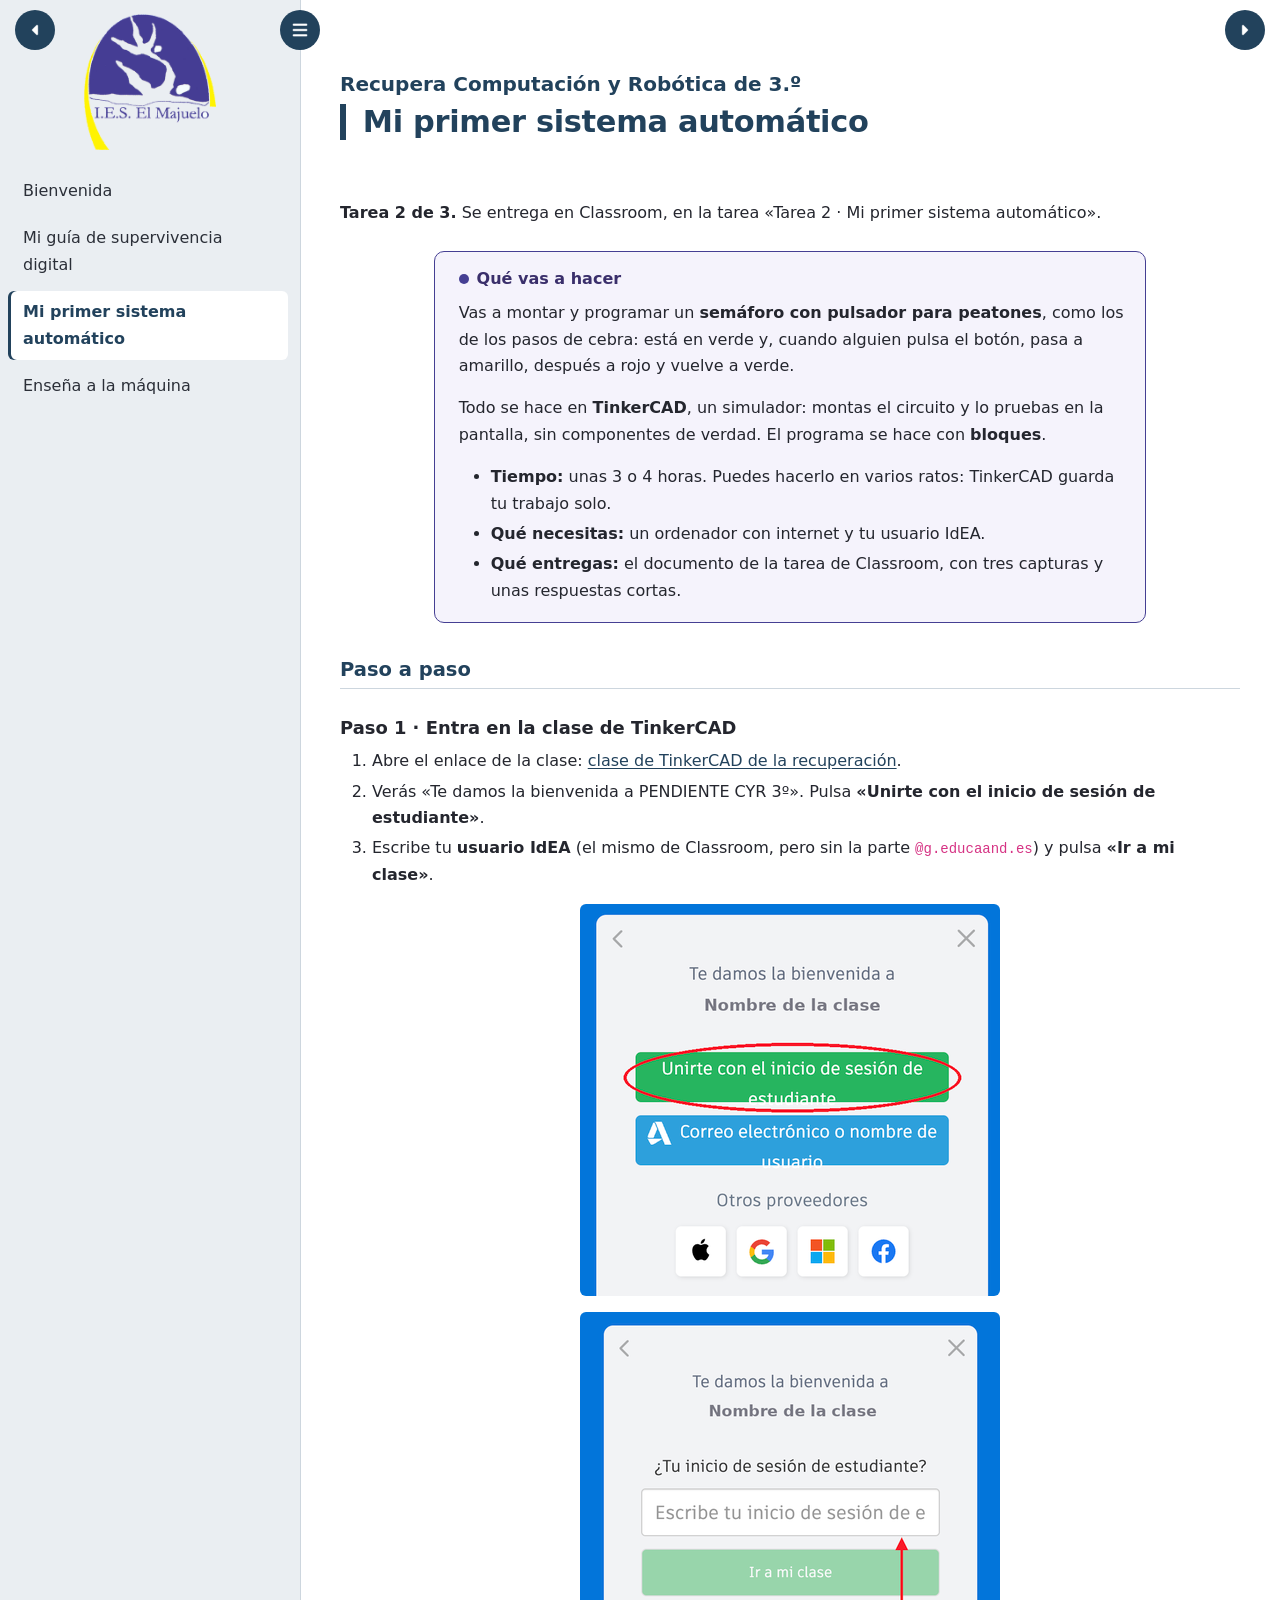
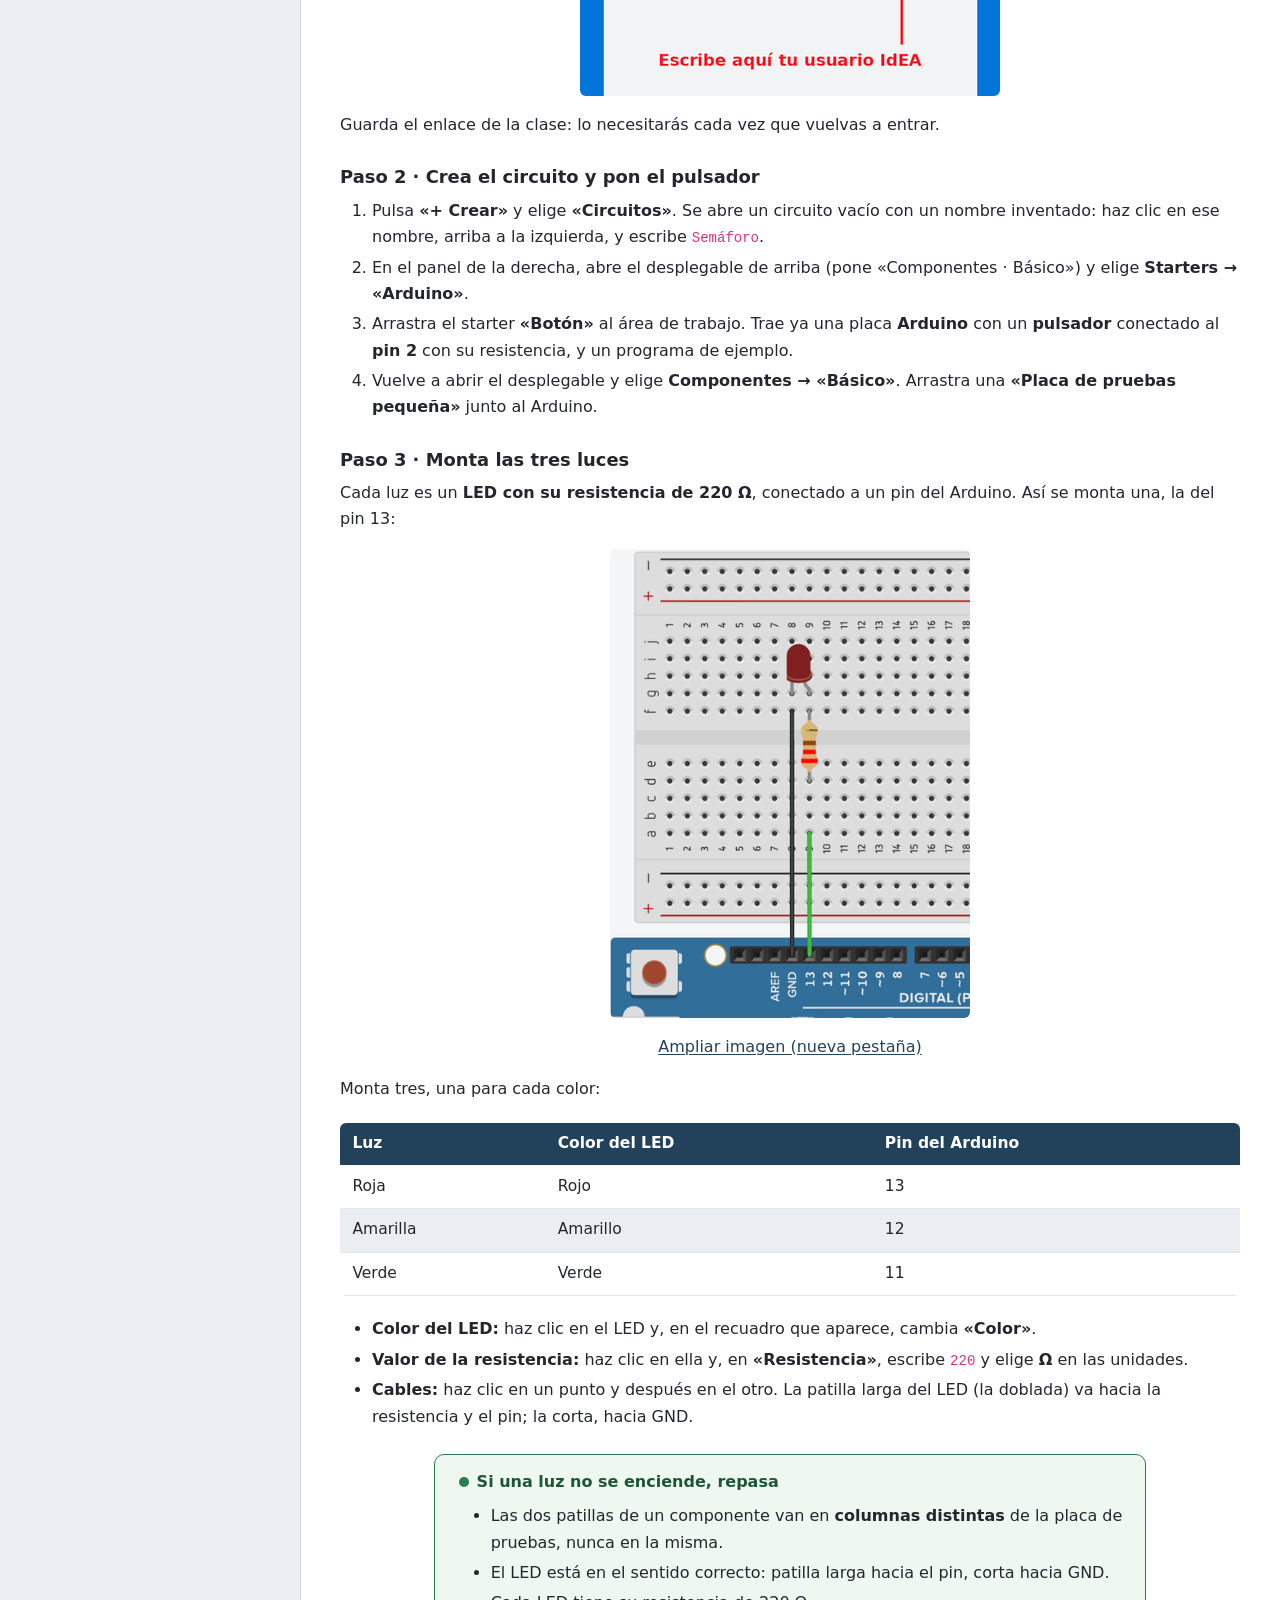
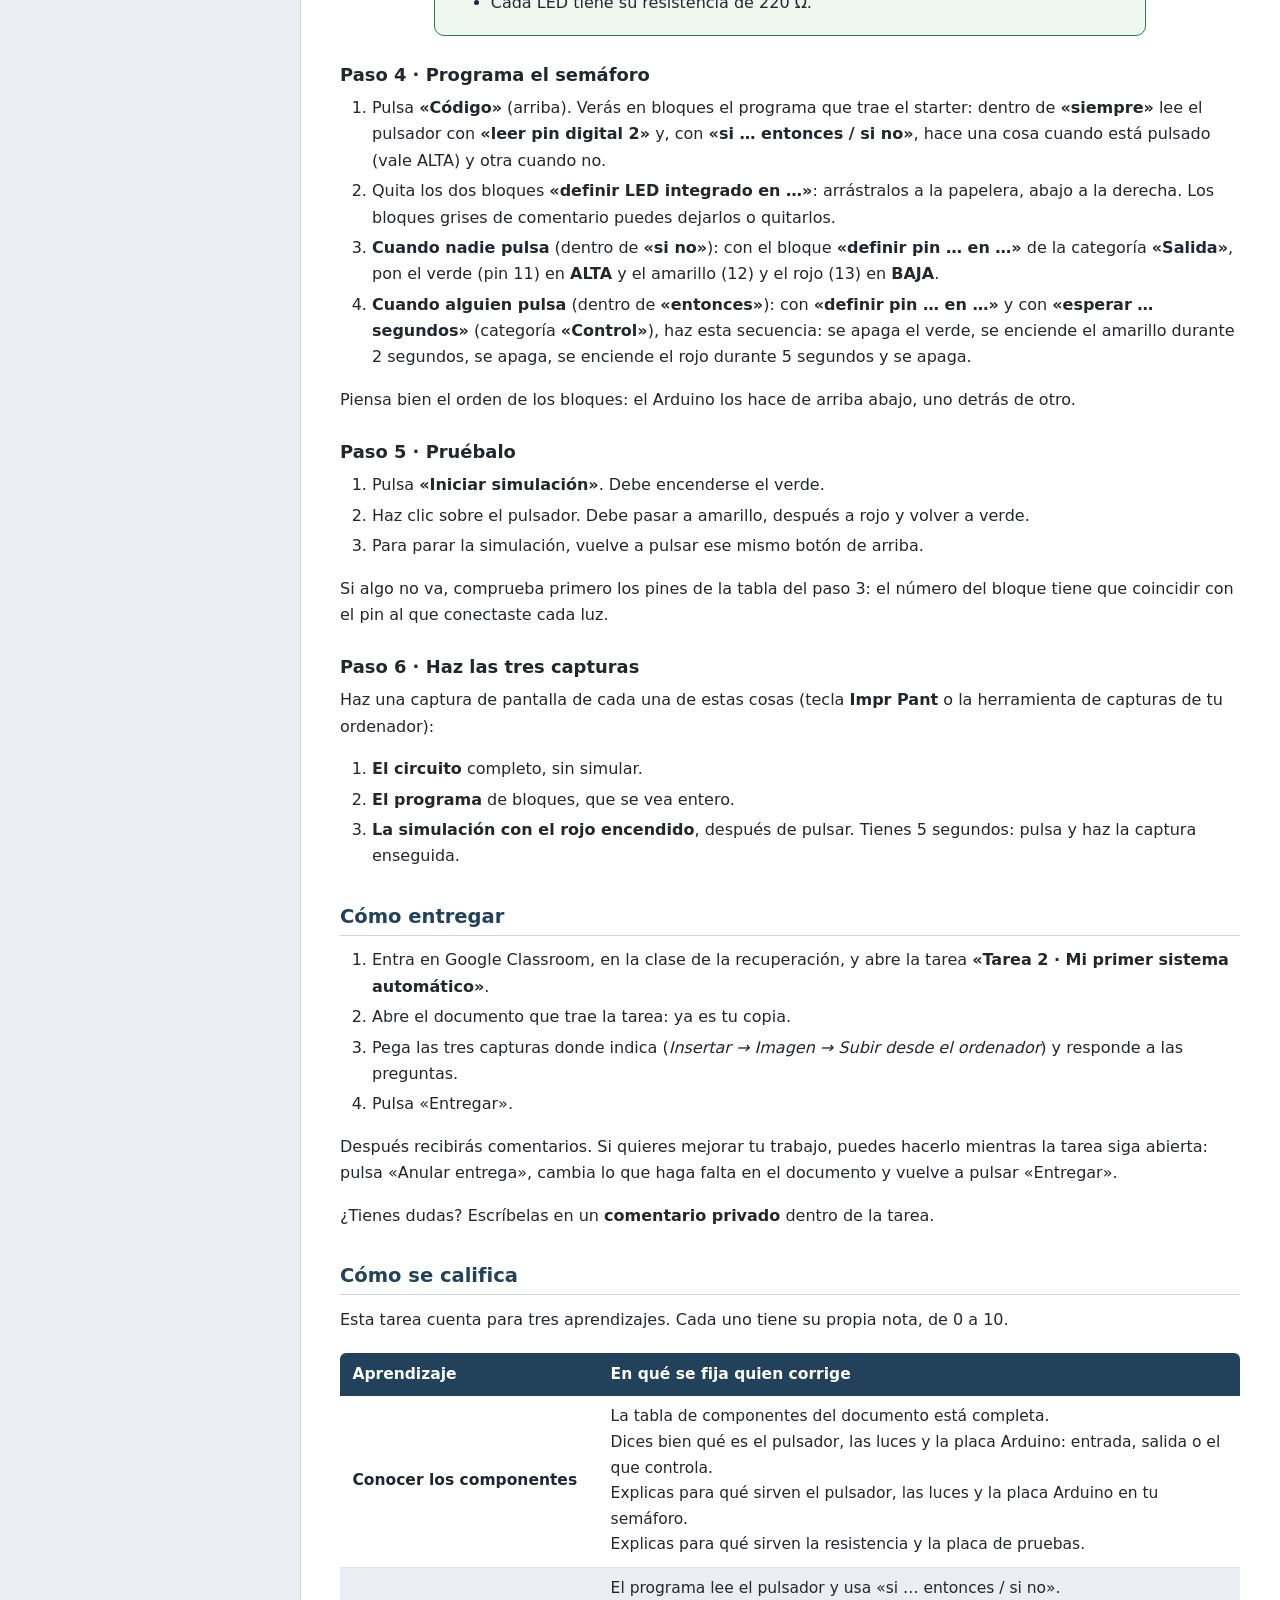
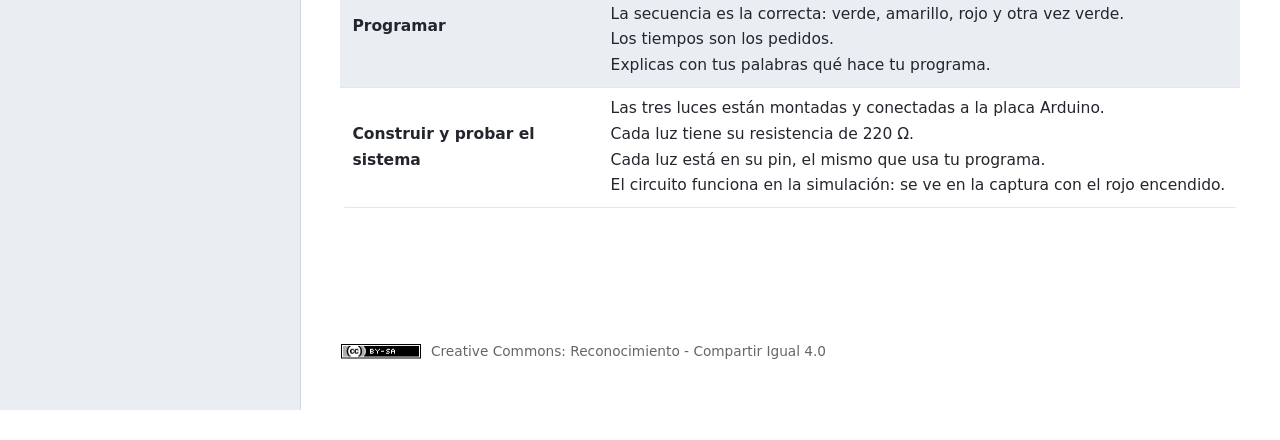
<file: html/mi-primer-sistema-automatico.html>
<!DOCTYPE html>
<html lang="es" id="exe-page">
<head>
<meta charset="utf-8">
<meta name="generator" content="eXeLearning v4 (qmd-a-elpx)">
<meta name="viewport" content="width=device-width, initial-scale=1">
<title>Mi primer sistema automático</title>
<link rel="icon" type="image/x-icon" href="../libs/favicon.ico">
<meta name="description" content="Recupera Computación y Robótica de 3.º">
<script>document.querySelector("html").classList.add("js");</script>
<script src="../libs/jquery/jquery.min.js"> </script>
<script src="../libs/common_i18n.js"> </script>
<script src="../libs/common.js"> </script>
<script src="../libs/exe_export.js"> </script>
<script src="../libs/bootstrap/bootstrap.bundle.min.js"> </script>
<link rel="stylesheet" href="../libs/bootstrap/bootstrap.min.css">
<script src="../idevices/text/text.js"></script><link rel="stylesheet" href="../idevices/text/text.css">
<link rel="stylesheet" href="../content/css/base.css">
<script src="../theme/style.js"> </script>
<link rel="stylesheet" href="../theme/style.css">
<link rel="stylesheet" href="../theme/zzz-majuelo.css">
</head>
<body class="exe-export exe-web-site">
<script>document.body.className+=" js"</script>
<div class="exe-content exe-export pre-js siteNav-hidden"><nav id="siteNav"><ul>
<li class=""><a href="../index.html" class=" main-node no-ch">Bienvenida</a></li>
<li class=""><a href="../html/mi-guia-de-supervivencia-digital.html" class=" no-ch">Mi guía de supervivencia digital</a></li>
<li class="active"><a href="../html/mi-primer-sistema-automatico.html" class="active no-ch">Mi primer sistema automático</a></li>
<li class=""><a href="../html/ensena-a-la-maquina.html" class=" no-ch">Enseña a la máquina</a></li>
</ul></nav><main id="page-mi-primer-sistema-automatico" class="page">
<header class="main-header">
<div class="package-header"><p class="package-title">Recupera Computación y Robótica de 3.º</p></div>
<div class="page-header"><h1 class="page-title">Mi primer sistema automático</h1></div>
</header>
<div id="page-content-page-mi-primer-sistema-automatico" class="page-content">
<article class="box no-header"><div class="box-content">
<div class="idevice_node text" data-idevice-type="text"><p><strong>Tarea 2 de 3.</strong> Se entrega en Classroom, en la tarea «Tarea 2 · Mi primer sistema automático».</p>
<div class="marco marco-teoria"><p class="marco-titulo">Qué vas a hacer</p>
<p>Vas a montar y programar un <strong>semáforo con pulsador para peatones</strong>, como los de los pasos de cebra: está en verde y, cuando alguien pulsa el botón, pasa a amarillo, después a rojo y vuelve a verde.</p>
<p>Todo se hace en <strong>TinkerCAD</strong>, un simulador: montas el circuito y lo pruebas en la pantalla, sin componentes de verdad. El programa se hace con <strong>bloques</strong>.</p>
<ul>
<li><strong>Tiempo:</strong> unas 3 o 4 horas. Puedes hacerlo en varios ratos: TinkerCAD guarda tu trabajo solo.</li>
<li><strong>Qué necesitas:</strong> un ordenador con internet y tu usuario IdEA.</li>
<li><strong>Qué entregas:</strong> el documento de la tarea de Classroom, con tres capturas y unas respuestas cortas.</li>
</ul></div>
<h2>Paso a paso</h2>
<h3>Paso 1 · Entra en la clase de TinkerCAD</h3>
<ol>
<li>Abre el enlace de la clase: <a href="https://www.tinkercad.com/joinclass/TUAKFBXTS" rel="noopener" target="_blank">clase de TinkerCAD de la recuperación</a>.</li>
<li>Verás «Te damos la bienvenida a PENDIENTE CYR 3º». Pulsa <strong>«Unirte con el inicio de sesión de estudiante»</strong>.</li>
<li>Escribe tu <strong>usuario IdEA</strong> (el mismo de Classroom, pero sin la parte <code>@g.educaand.es</code>) y pulsa <strong>«Ir a mi clase»</strong>.</li>
</ol>
<p style="text-align:center"><img alt="Pantalla de TinkerCAD para unirse a una clase, con el botón «Unirte con el inicio de sesión de estudiante» rodeado en rojo." src="../content/resources/s2_unirse_clase_1.png" style="max-width:420px"/></p>
<p style="text-align:center"><img alt="Pantalla de TinkerCAD con el cuadro para escribir el usuario de estudiante y el botón «Ir a mi clase»." src="../content/resources/s2_unirse_clase_2.png" style="max-width:420px"/></p>
<p>Guarda el enlace de la clase: lo necesitarás cada vez que vuelvas a entrar.</p>
<h3>Paso 2 · Crea el circuito y pon el pulsador</h3>
<ol>
<li>Pulsa <strong>«+ Crear»</strong> y elige <strong>«Circuitos»</strong>. Se abre un circuito vacío con un nombre inventado: haz clic en ese nombre, arriba a la izquierda, y escribe <code>Semáforo</code>.</li>
<li>En el panel de la derecha, abre el desplegable de arriba (pone «Componentes · Básico») y elige <strong>Starters → «Arduino»</strong>.</li>
<li>Arrastra el starter <strong>«Botón»</strong> al área de trabajo. Trae ya una placa <strong>Arduino</strong> con un <strong>pulsador</strong> conectado al <strong>pin 2</strong> con su resistencia, y un programa de ejemplo.</li>
<li>Vuelve a abrir el desplegable y elige <strong>Componentes → «Básico»</strong>. Arrastra una <strong>«Placa de pruebas pequeña»</strong> junto al Arduino.</li>
</ol>
<h3>Paso 3 · Monta las tres luces</h3>
<p>Cada luz es un <strong>LED con su resistencia de 220 Ω</strong>, conectado a un pin del Arduino. Así se monta una, la del pin 13:</p>
<p style="text-align:center"><img alt="Montaje en TinkerCAD: un cable va del pin 13 a la placa de pruebas, sigue una resistencia de 220 ohmios hasta la patilla larga del LED, y la patilla corta del LED vuelve a GND." src="../content/resources/s4_gemelo_pin13.png" style="max-width:360px"/></p>
<p style="text-align:center"><a href="../content/resources/s4_gemelo_pin13.png" rel="noopener" target="_blank">Ampliar imagen (nueva pestaña)</a></p>
<p>Monta tres, una para cada color:</p>
<table class="tabla-datos">
<thead><tr><th>Luz</th><th>Color del LED</th><th>Pin del Arduino</th></tr></thead>
<tbody>
<tr><td>Roja</td><td>Rojo</td><td>13</td></tr>
<tr><td>Amarilla</td><td>Amarillo</td><td>12</td></tr>
<tr><td>Verde</td><td>Verde</td><td>11</td></tr>
</tbody>
</table>
<ul>
<li><strong>Color del LED:</strong> haz clic en el LED y, en el recuadro que aparece, cambia <strong>«Color»</strong>.</li>
<li><strong>Valor de la resistencia:</strong> haz clic en ella y, en <strong>«Resistencia»</strong>, escribe <code>220</code> y elige <strong>Ω</strong> en las unidades.</li>
<li><strong>Cables:</strong> haz clic en un punto y después en el otro. La patilla larga del LED (la doblada) va hacia la resistencia y el pin; la corta, hacia GND.</li>
</ul>
<div class="marco marco-nota"><p class="marco-titulo">Si una luz no se enciende, repasa</p>
<ul>
<li>Las dos patillas de un componente van en <strong>columnas distintas</strong> de la placa de pruebas, nunca en la misma.</li>
<li>El LED está en el sentido correcto: patilla larga hacia el pin, corta hacia GND.</li>
<li>Cada LED tiene su resistencia de 220 Ω.</li>
</ul></div>
<h3>Paso 4 · Programa el semáforo</h3>
<ol>
<li>Pulsa <strong>«Código»</strong> (arriba). Verás en bloques el programa que trae el starter: dentro de <strong>«siempre»</strong> lee el pulsador con <strong>«leer pin digital 2»</strong> y, con <strong>«si … entonces / si no»</strong>, hace una cosa cuando está pulsado (vale ALTA) y otra cuando no.</li>
<li>Quita los dos bloques <strong>«definir LED integrado en …»</strong>: arrástralos a la papelera, abajo a la derecha. Los bloques grises de comentario puedes dejarlos o quitarlos.</li>
<li><strong>Cuando nadie pulsa</strong> (dentro de <strong>«si no»</strong>): con el bloque <strong>«definir pin … en …»</strong> de la categoría <strong>«Salida»</strong>, pon el verde (pin 11) en <strong>ALTA</strong> y el amarillo (12) y el rojo (13) en <strong>BAJA</strong>.</li>
<li><strong>Cuando alguien pulsa</strong> (dentro de <strong>«entonces»</strong>): con <strong>«definir pin … en …»</strong> y con <strong>«esperar … segundos»</strong> (categoría <strong>«Control»</strong>), haz esta secuencia: se apaga el verde, se enciende el amarillo durante 2 segundos, se apaga, se enciende el rojo durante 5 segundos y se apaga.</li>
</ol>
<p>Piensa bien el orden de los bloques: el Arduino los hace de arriba abajo, uno detrás de otro.</p>
<h3>Paso 5 · Pruébalo</h3>
<ol>
<li>Pulsa <strong>«Iniciar simulación»</strong>. Debe encenderse el verde.</li>
<li>Haz clic sobre el pulsador. Debe pasar a amarillo, después a rojo y volver a verde.</li>
<li>Para parar la simulación, vuelve a pulsar ese mismo botón de arriba.</li>
</ol>
<p>Si algo no va, comprueba primero los pines de la tabla del paso 3: el número del bloque tiene que coincidir con el pin al que conectaste cada luz.</p>
<h3>Paso 6 · Haz las tres capturas</h3>
<p>Haz una captura de pantalla de cada una de estas cosas (tecla <strong>Impr Pant</strong> o la herramienta de capturas de tu ordenador):</p>
<ol>
<li><strong>El circuito</strong> completo, sin simular.</li>
<li><strong>El programa</strong> de bloques, que se vea entero.</li>
<li><strong>La simulación con el rojo encendido</strong>, después de pulsar. Tienes 5 segundos: pulsa y haz la captura enseguida.</li>
</ol>
<h2>Cómo entregar</h2>
<ol>
<li>Entra en Google Classroom, en la clase de la recuperación, y abre la tarea <strong>«Tarea 2 · Mi primer sistema automático»</strong>.</li>
<li>Abre el documento que trae la tarea: ya es tu copia.</li>
<li>Pega las tres capturas donde indica (<em>Insertar → Imagen → Subir desde el ordenador</em>) y responde a las preguntas.</li>
<li>Pulsa «Entregar».</li>
</ol>
<p>Después recibirás comentarios. Si quieres mejorar tu trabajo, puedes hacerlo mientras la tarea siga abierta: pulsa «Anular entrega», cambia lo que haga falta en el documento y vuelve a pulsar «Entregar».</p>
<p>¿Tienes dudas? Escríbelas en un <strong>comentario privado</strong> dentro de la tarea.</p>
<h2>Cómo se califica</h2>
<p>Esta tarea cuenta para tres aprendizajes. Cada uno tiene su propia nota, de 0 a 10.</p>
<table class="tabla-datos">
<thead><tr><th>Aprendizaje</th><th>En qué se fija quien corrige</th></tr></thead>
<tbody>
<tr><td><strong>Conocer los componentes</strong></td><td>La tabla de componentes del documento está completa.<br/>Dices bien qué es el pulsador, las luces y la placa Arduino: entrada, salida o el que controla.<br/>Explicas para qué sirven el pulsador, las luces y la placa Arduino en tu semáforo.<br/>Explicas para qué sirven la resistencia y la placa de pruebas.</td></tr>
<tr><td><strong>Programar</strong></td><td>El programa lee el pulsador y usa «si … entonces / si no».<br/>La secuencia es la correcta: verde, amarillo, rojo y otra vez verde.<br/>Los tiempos son los pedidos.<br/>Explicas con tus palabras qué hace tu programa.</td></tr>
<tr><td><strong>Construir y probar el sistema</strong></td><td>Las tres luces están montadas y conectadas a la placa Arduino.<br/>Cada luz tiene su resistencia de 220 Ω.<br/>Cada luz está en su pin, el mismo que usa tu programa.<br/>El circuito funciona en la simulación: se ve en la captura con el rojo encendido.</td></tr>
</tbody>
</table></div>
</div></article>
</div></main>
<div class="nav-buttons"><a href="mi-guia-de-supervivencia-digital.html" class="nav-button nav-button-left"><span>Anterior</span></a><a href="ensena-a-la-maquina.html" class="nav-button nav-button-right"><span>Siguiente</span></a></div>
<footer id="siteFooter"><div id="siteFooterContent">
<div id="packageLicense" class="cc cc-by-sa"><p><span class="license-label">Licencia: </span>
<a href="https://creativecommons.org/licenses/by-sa/4.0/" class="license">Creative Commons: Reconocimiento - compartir igual 4.0</a></p></div>
</div></footer>
</div>
</body></html>
</file>
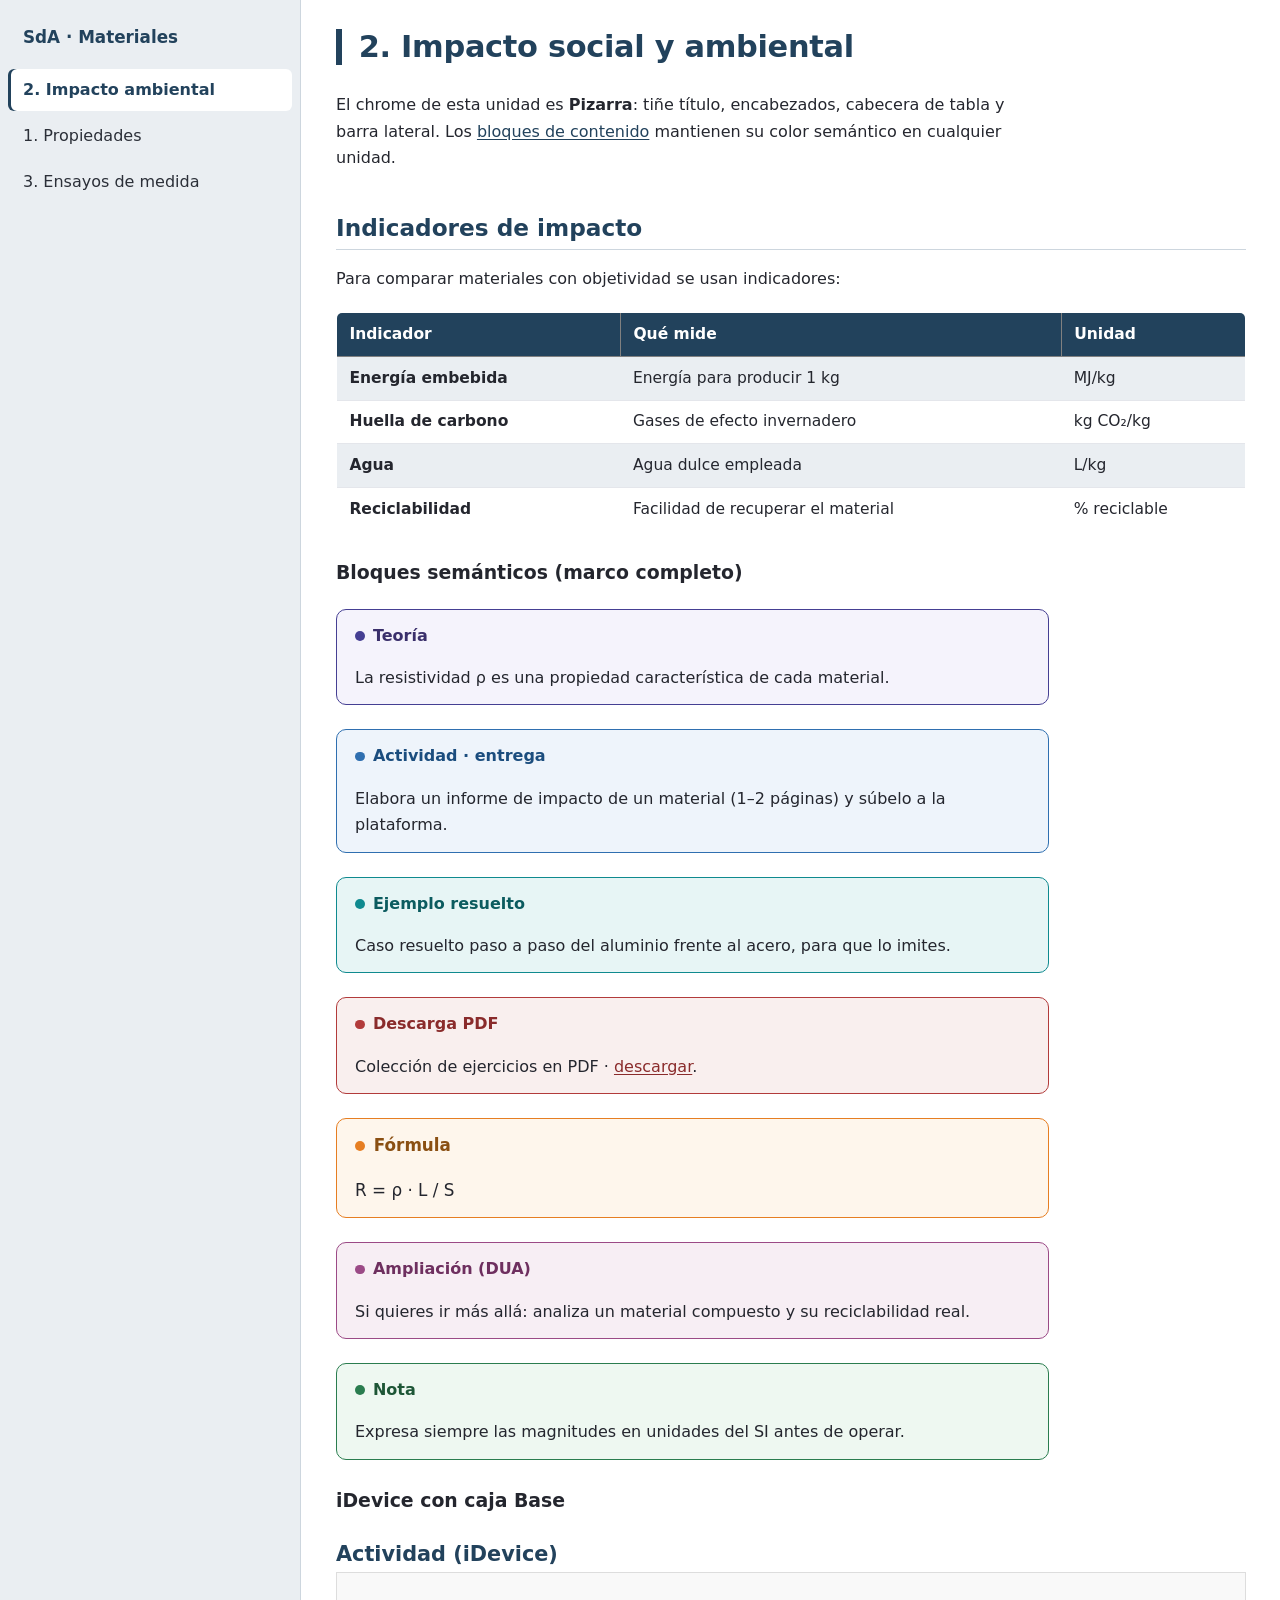
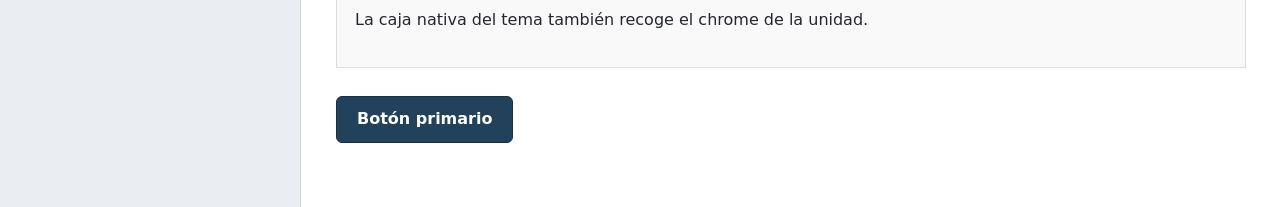
<file: theme/preview_estilo.html>
<!doctype html>
<html lang="es" class="js">
<head>
<meta charset="utf-8">
<meta name="viewport" content="width=device-width, initial-scale=1">
<title>Vista previa — Estilo IES El Majuelo v3 (estilo único, eXeLearning 4)</title>
<style>
/* ===== Subconjunto del tema BASE de eXeLearning 4 ===== */
*{box-sizing:border-box}
body.exe-export{padding:0;font-size:16px;line-height:1.5;margin:0}
.exe-content{color:#333;background:#fff;font-family:sans-serif}
.exe-web-site .exe-content{box-shadow:inset 300px 0 0 0 #f6f6f6, inset 301px 0 0 0 #f0f0f0;min-height:100vh}
#siteNav{float:left;background:#f6f6f6;width:300px;padding:24px 8px}
#siteNav ul{margin:0;padding:0;list-style:none}#siteNav li{margin:0 0 4px 0}
#siteNav a{color:#000;display:block;padding:8px 15px;max-width:284px;text-decoration:none;transition:background-color .2s}
#siteNav a.active{background:#fff;color:#d76b4a}#siteNav a:hover{background:#f2f2f2}
#siteNav ul ul a{padding-left:32px;font-size:.95em}
#siteNav .package-title{padding:0 15px;font-size:1.05rem;margin:0 0 1em}
.exe-web-site main.page{padding:1.6em 34px 3em 336px}
.exe-content .page-title{color:#078e8e;font-size:1.7rem;text-align:left;margin:.2em 0 .8em}
.exe-content h2{font-size:1.4rem}.exe-content h3{font-size:1.15rem}.exe-content h4{font-size:1rem}
.exe-content a{color:#d76b4a}
.exe-content .box{margin:28px 0}.exe-content .box-title{color:#054d4d;font-size:1.3rem;margin:.2em 0}
.exe-export .box .box-content{background:#f9f9f9;border:1px solid #ddd;padding:18px}
.exe-content .btn-primary{display:inline-block;color:#fff;background:#066d6d;border:1px solid #066d6d;padding:9px 20px;border-radius:6px;text-decoration:none;font-weight:bold}
table{width:auto}.exe-content figure{max-width:520px}

/* ================= OVERRIDE MAJUELO v3 (zzz-majuelo.css) — embebido ================= */
:root{
 --maj-texto:#24262e;--maj-texto-2:#5a5f6b;--maj-linea:#e4e6eb;
 --maj-fuente:system-ui,-apple-system,"Segoe UI",Roboto,"Helvetica Neue",Arial,sans-serif;--maj-medida:70ch;--maj-radio-s:6px;
 --chrome:#22425c;--chrome-osc:#163049;--chrome-tinte:#eaeef2;--chrome-linea:#cdd6de;
 --blk-bw:1.5px;--blk-radio:10px;--blk-pad:13px 16px 13px 18px;
 --sem-teoria:#453f93;--sem-teoria-bg:#f5f3fc;--sem-teoria-tx:#3a2f6b;
 --sem-actividad:#2f6fb0;--sem-actividad-bg:#eef4fb;--sem-actividad-tx:#1b4d7e;
 --sem-resuelto:#0f8a8f;--sem-resuelto-bg:#e7f5f5;--sem-resuelto-tx:#0b5b5f;
 --sem-pdf:#b23b3b;--sem-pdf-bg:#f9efee;--sem-pdf-tx:#8a2b2b;
 --sem-formula:#e67e22;--sem-formula-bg:#fef6ec;--sem-formula-tx:#8a4f12;
 --sem-dua:#9b4a86;--sem-dua-bg:#f7eef4;--sem-dua-tx:#6e2f5f;
 --sem-nota:#2a7d4f;--sem-nota-bg:#eef8f1;--sem-nota-tx:#1d5636;
}
.exe-content{font-family:var(--maj-fuente);color:var(--maj-texto);line-height:1.65}
.exe-content .page-content>p,.exe-content .page-content>ul,.exe-content .page-content>ol{max-width:var(--maj-medida)}
.exe-content .page-content li{margin:.25em 0}
.exe-content a{color:var(--chrome);text-underline-offset:.12em}
.exe-content a:hover{color:var(--chrome-osc)}
.exe-content .package-title{color:var(--chrome);font-weight:700}
.exe-content .page-title{color:var(--chrome);font-weight:800;font-size:1.9rem;line-height:1.2;letter-spacing:-.01em;border-left:6px solid var(--chrome);padding-left:.55em;margin:.1em 0 .9em}
.exe-content h1,.exe-content h2,.exe-content h3,.exe-content h4,.exe-content h5{color:var(--chrome)}
.exe-content h2{font-size:1.45rem;font-weight:700;line-height:1.25;margin:1.8em 0 .6em;padding-bottom:.28em;border-bottom:1px solid var(--chrome-linea)}
.exe-content h3{font-size:1.18rem;font-weight:700;line-height:1.3;margin:1.5em 0 .5em;color:var(--maj-texto)}
.exe-content h4{font-size:.82rem;font-weight:700;letter-spacing:.06em;text-transform:uppercase;margin:1.4em 0 .4em}
#siteNav{background:var(--chrome-tinte)}
.exe-web-site .exe-content{box-shadow:inset 300px 0 0 0 var(--chrome-tinte),inset 301px 0 0 0 var(--chrome-linea)}
#siteNav a{color:#2b2f38;border-radius:var(--maj-radio-s)}
#siteNav a:hover{background:#fff}
#siteNav a.active{color:var(--chrome);background:#fff;font-weight:700;box-shadow:inset 3px 0 0 0 var(--chrome)}
.exe-content .btn-primary{background:var(--chrome);border-color:var(--chrome-osc)}
.exe-content .box-title{color:var(--chrome)}
.exe-content table.tabla-datos{border-collapse:collapse;width:100%;margin:1.3em 0;font-size:.97em;border-radius:var(--maj-radio-s);overflow:hidden}
.exe-content table.tabla-datos th{background:var(--chrome);color:#fff;font-weight:600;text-align:left;padding:.55em .8em}
.exe-content table.tabla-datos td{padding:.55em .8em;border:0;border-bottom:1px solid var(--maj-linea)}
.exe-content table.tabla-datos tbody tr:nth-child(even){background:var(--chrome-tinte)}
.exe-content table.tabla-datos tbody tr:hover{background:var(--chrome-linea)}
.exe-content figure{margin:1.4em 0}.exe-content figure img{border:1px solid var(--maj-linea);box-shadow:0 1px 3px rgba(20,20,40,.06)}
.exe-content figure figcaption{color:var(--maj-texto-2);font-size:.88em;margin-top:.5em;text-align:center}
.exe-content .bloque,.exe-content .marco{--c:var(--sem-teoria);--bg:var(--sem-teoria-bg);--tx:var(--sem-teoria-tx);background:var(--bg);border:var(--blk-bw) solid var(--c);border-radius:var(--blk-radio);padding:var(--blk-pad);margin:1.5em 0;max-width:var(--maj-medida)}
.exe-content .bloque>:last-child,.exe-content .marco>:last-child{margin-bottom:0}
.exe-content .bloque-titulo,.exe-content .marco-titulo{margin:0 0 .5em;font-weight:700;color:var(--tx);display:flex;align-items:center;gap:.5em}
.exe-content .bloque-titulo::before,.exe-content .marco-titulo::before{content:"";flex:0 0 auto;width:.62em;height:.62em;border-radius:50%;background:var(--c)}
.exe-content .bloque a,.exe-content .marco a{color:var(--tx)}
.exe-content .bloque-teoria,.exe-content .marco-teoria{--c:var(--sem-teoria);--bg:var(--sem-teoria-bg);--tx:var(--sem-teoria-tx)}
.exe-content .bloque-actividad,.exe-content .marco-actividad{--c:var(--sem-actividad);--bg:var(--sem-actividad-bg);--tx:var(--sem-actividad-tx)}
.exe-content .bloque-resuelto{--c:var(--sem-resuelto);--bg:var(--sem-resuelto-bg);--tx:var(--sem-resuelto-tx)}
.exe-content .bloque-pdf{--c:var(--sem-pdf);--bg:var(--sem-pdf-bg);--tx:var(--sem-pdf-tx)}
.exe-content .bloque-formula,.exe-content .marco-formula{--c:var(--sem-formula);--bg:var(--sem-formula-bg);--tx:var(--sem-formula-tx)}
.exe-content .bloque-formula p,.exe-content .marco-formula p{font-size:1.05em}
.exe-content .bloque-dua{--c:var(--sem-dua);--bg:var(--sem-dua-bg);--tx:var(--sem-dua-tx)}
.exe-content .bloque-nota,.exe-content .marco-nota{--c:var(--sem-nota);--bg:var(--sem-nota-bg);--tx:var(--sem-nota-tx)}
</style>
</head>
<body class="exe-export exe-web-site js">
  <div id="node-content-container" class="exe-content">
    <nav id="siteNav">
      <p class="package-title">SdA · Materiales</p>
      <ul>
        <li><a class="active" href="#">2. Impacto ambiental</a></li>
        <li><a href="#">1. Propiedades</a></li>
        <li><a href="#">3. Ensayos de medida</a></li>
      </ul>
    </nav>
    <main class="page">
      <h1 class="page-title">2. Impacto social y ambiental</h1>
      <div class="page-content">
        <p>El chrome de esta unidad es <strong>Pizarra</strong>: tiñe título, encabezados,
        cabecera de tabla y barra lateral. Los <a href="#">bloques de contenido</a> mantienen
        su color semántico en cualquier unidad.</p>

        <h2>Indicadores de impacto</h2>
        <p>Para comparar materiales con objetividad se usan indicadores:</p>
        <table class="tabla-datos" border="1" cellpadding="6">
          <tbody>
            <tr><th>Indicador</th><th>Qué mide</th><th>Unidad</th></tr>
            <tr><td><strong>Energía embebida</strong></td><td>Energía para producir 1&nbsp;kg</td><td>MJ/kg</td></tr>
            <tr><td><strong>Huella de carbono</strong></td><td>Gases de efecto invernadero</td><td>kg CO₂/kg</td></tr>
            <tr><td><strong>Agua</strong></td><td>Agua dulce empleada</td><td>L/kg</td></tr>
            <tr><td><strong>Reciclabilidad</strong></td><td>Facilidad de recuperar el material</td><td>% reciclable</td></tr>
          </tbody>
        </table>

        <h3>Bloques semánticos (marco completo)</h3>

        <div class="bloque bloque-teoria"><p class="bloque-titulo">Teoría</p>
          <p>La resistividad ρ es una propiedad característica de cada material.</p></div>

        <div class="bloque bloque-actividad"><p class="bloque-titulo">Actividad · entrega</p>
          <p>Elabora un informe de impacto de un material (1–2 páginas) y súbelo a la plataforma.</p></div>

        <div class="bloque bloque-resuelto"><p class="bloque-titulo">Ejemplo resuelto</p>
          <p>Caso resuelto paso a paso del aluminio frente al acero, para que lo imites.</p></div>

        <div class="bloque bloque-pdf"><p class="bloque-titulo">Descarga PDF</p>
          <p>Colección de ejercicios en PDF · <a href="#">descargar</a>.</p></div>

        <div class="bloque bloque-formula"><p class="bloque-titulo">Fórmula</p>
          <p>R = ρ · L / S</p></div>

        <div class="bloque bloque-dua"><p class="bloque-titulo">Ampliación (DUA)</p>
          <p>Si quieres ir más allá: analiza un material compuesto y su reciclabilidad real.</p></div>

        <div class="bloque bloque-nota"><p class="bloque-titulo">Nota</p>
          <p>Expresa siempre las magnitudes en unidades del SI antes de operar.</p></div>

        <h3>iDevice con caja Base</h3>
        <div class="box"><h3 class="box-title">Actividad (iDevice)</h3>
          <div class="box-content"><p>La caja nativa del tema también recoge el chrome de la unidad.</p></div></div>
        <p><a class="btn-primary" href="#">Botón primario</a></p>
      </div>
    </main>
  </div>
</body>
</html>
</file>
<file: idevices/text/text.css>
/* Text iDevice (export CSS) */
.exe-text-activity > div {
    display: flow-root;
}

.exe-text-activity div.inline {
    display: flex;
}

.exe-text-activity div.inline dt {
    margin: 0 0 0 auto;
}

.exe-text-activity div.inline dd {
    margin-left: 10px;
}

.idevice_node.text .iDevice_buttons.feedback-button {
    margin-bottom: 1em;
}
</file>
<file: content/css/base.css>
.exe-content{
  background: #fff;
}

.exe-content .page-title{
  font-size: 1.45em;
}

.exe-content .box{
  margin-top: 20px;
  border: 1px solid #dbdbdb;
}

.exe-content .box-head {
  border-bottom: 1px solid #dbdbdb;
}

.exe-export .no-header .box-head {
  border-bottom: 0;
}

.exe-content .box-head .box-title {
  margin: 0;
  font-size: 1.2em;
}

.exe-content a{
  color: #5a7f0c;
}

.exe-content a:hover,
.exe-content a:focus{
  color: #71a300;
}

.exe-content h2{
  font-size: 1.45em;
}
.exe-content h3{
  font-size: 1.35em;
}
.exe-content h4{
  font-size: 1.25em;
}
.exe-content h5{
  font-size: 1.15em;
}

.exe-content a {
    text-decoration: none
}

.exe-content a:hover,
.exe-content a:focus {
    text-decoration: underline
}

/* Underlined links */
.box-content a {
    text-decoration: underline;
}
.box-content a:hover {
    text-decoration: none;
}
.box-content a:focus {
    text-decoration: underline;
}

@media print {
    .external-iframe-src {
        display: block !important;
        margin: 2em 0;
        font-size: .95em;
        text-align: center
    }

    #made-with-eXe {
        display: none
    }
}

.external-iframe {
    border: 0
}

.pre-code {
    background: #112C4A;
    color: #E7ECF1;
    font-family: Monaco, Courier, monospace;
    border-radius: 9px;
    font-size: 12px;
    margin: 2em 1em;
    overflow: auto;
    padding: 20px
}

.highlighted-code {
    margin: 2em 1em;
}

.exe-dl {
    margin-bottom: 2em;
    margin-left: 1.5em
}

.exe-dl dt {
    font-weight: bold
}

.exe-dl dd {
    margin: 1em 1.5em
}

.js .exe-dl dt {
    margin: 1.2em 0 0 0
}

.exe-dl dt a {
    text-decoration: underline
}

.exe-dl .icon {
    font-family: Arial, sans-serif;
    display: block;
    width: 20px;
    height: 20px;
    font-size: 16px;
    margin-right: 1em;
    line-height: 20px;
    text-align: center;
    float: left;
    border-radius: 2px;
    position: relative
}

@media all and (min-width: 1px) {
    .exe-dl dt a {
        align-items: center;
        display: flex;
        text-decoration: none
    }

    .exe-dl .icon {
        height: 18px;
        line-height: 18px;
        width: 18px;
        padding: 1px;
        font: 18px monospace;
        font-weight: bold;
        display: flex;
        justify-content: center;
        align-items: center
    }
}

.exe-dl-toggler {
    height: 20px;
    margin: 1.5em
}

.exe-dl-toggler a {
    margin-left: 0;
    font-weight: bold
}

.js .exe-dl dd {
    display: none;
    padding-left: 0;
    margin: 1em 1em 1em 37px
}

/* Math */
.exe-math {
    display: block;
    margin: 2em 0
}

.exe-math,
.MathJax_Display {
    text-align: left !important
}

.exe-math.position-center,
.position-center .MathJax_Display,
[style*="text-align: center"] .MathJax_Display {
    text-align: center !important
}

.exe-math.position-right,
.position-right .MathJax_Display,
[style*="text-align: right"] .MathJax_Display {
    text-align: right !important
}

.js .show-image .exe-math-code,
.js .show-code .exe-math-img {
    display: none
}

.exe-math-links {
    font-size: .85em
}

.exe-math-inline {
    display: inline;
    margin: 0 .1em !important
}

/* TinyMCE: Images and media */
.exe-figure {
    margin: 2em 0;
    max-width: 100%
}

.position-center {
    margin: 2em auto
}

.position-right {
    margin: 2em 0 2em auto
}

.float-left {
    float: left;
    margin: .5em 1.5em 1em 0
}

.float-right {
    float: right;
    margin: .5em 0 1em 2em
}

.figcaption {
    padding-top: .2em
}

.figcaption.header {
    padding-top: 0;
    padding-bottom: .2em
}

/* TinyMCE templates */
.exe-layout-2-cols,
.exe-layout-3-cols {
    width: 100%
}

.exe-col{
    box-sizing: content-box;
}

.exe-layout-2-cols .exe-col {
    float: left;
    width: 49%
}

.exe-layout-2-cols .exe-col-1 {
    padding-right: 1%
}

.exe-layout-2-cols .exe-col-2 {
    padding-left: 1%
}

.exe-layout-2-30-70 .exe-col {
    width: 69%
}

.exe-layout-2-30-70 .exe-col-1 {
    width: 29%
}

.exe-layout-2-70-30 .exe-col {
    width: 29%
}

.exe-layout-2-70-30 .exe-col-1 {
    width: 69%
}

.exe-layout-3-cols .exe-col {
    float: left;
    width: 32%
}

.exe-layout-3-cols .exe-col-1,
.exe-layout-3-cols .exe-col-2 {
    padding-right: 2%
}

pre.mermaid {
    margin: 1.5em 0;
    text-align: center;
    width: 100%;
    min-width: 200px;
}

/* Blocks */
.exe-block-warning {
    background: #FCF8E3;
    color: #796034;
    border: 1px solid #FAEBCC;
    padding: 0 1em;
    border-radius: 4px
}

p.exe-block-warning {
    padding: 1em
}

.exe-block-alert {
    background: #ffc;
    color: #855000;
    border: 1px solid #FFF099;
    padding: 0 1em;
    border-radius: 4px
}

p.exe-block-alert {
    padding: 1em
}

.exe-block-danger {
    background: #FEF0EF;
    color: #973C3B;
    border: 1px solid #F3DADD;
    padding: 0 1em;
    border-radius: 4px
}

p.exe-block-danger {
    padding: 1em
}

.exe-block-info {
    background: #E1F1F9;
    color: #2B627D;
    border: 1px solid #C9EDF4;
    padding: 0 1em;
    border-radius: 4px
}

p.exe-block-info {
    padding: 1em
}

.exe-block-success {
    background: #E5F3E0;
    color: #336634;
    border: 1px solid #DEEDD1;
    padding: 0 1em;
    border-radius: 4px
}

p.exe-block-success {
    padding: 1em
}

.exe-content .exe-block-warning a,
.exe-content .exe-block-warning a:hover,
.exe-content .exe-block-warning a:focus {
    color: #4F360A
}

.exe-content .exe-block-alert a,
.exe-content .exe-block-alert a:hover,
.exe-content .exe-block-alert a:focus {
    color: #5B2600
}

.exe-content .exe-block-danger a,
.exe-content .exe-block-danger a:hover,
.exe-content .exe-block-danger a:focus {
    color: #6D1211
}

.exe-content .exe-block-info a,
.exe-content .exe-block-info a:hover,
.exe-content .exe-block-info a:focus {
    color: #063853
}

.exe-content .exe-block-success a,
.exe-content .exe-block-success a:hover,
.exe-content .exe-block-success a:focus {
    color: #093C0A
}

div.exe-block-warning,
div.exe-block-alert,
div.exe-block-danger,
div.exe-block-info,
div.exe-block-success {
    margin: 1em 0
}

/* RTL support */
body [dir='rtl'] {
    text-align: start
}

/* Autoclear */
.exe-content .idevice_body,
.exe-clear {
    overflow: auto
}

/* JavaScript on/offf */
.js-hidden {
    display: none;
}

.exe-hidden,
.js-required,
.js .js-hidden,
.exe-mindmap-code {
    display: none
}

.js .js-required {
    display: block
}

.box-toggle {
    display: none;
}

.js .box-toggle {
    display: inline-block;
}

.sr-av,
.js .js-sr-av,
.exe-hidden-accessible,
.js .exe-tooltip-text {
    position: absolute;
    overflow: hidden;
    clip: rect(0 0 0 0);
    clip: rect(0, 0, 0, 0);
    height: 0
}

/* Tables */
.exe-table {
    margin: 2em auto;
    max-width: 100%;
    border: 1px solid #CCC;
    border-collapse: collapse;
    border-spacing: 0
}

.exe-table tr {
    background: #fff
}

.exe-table caption {
    padding: .5em 0;
    text-align: center;
    font-style: italic;
    caption-side: top;
}

.exe-table td,
.exe-table th {
    border: 1px solid #CCC;
    margin: 0;
    padding: 0.5em 1em
}

.exe-table thead {
    background: #ddd;
    color: #000;
    text-align: left
}

.exe-table tr:nth-child(2n-1) td,
.exe-table tbody tr:nth-child(2n-1) th {
    background: #F4F4F4
}

.exe-table tbody tr:nth-child(2n) th {
    background: #F4F4F4
}

.exe-table tbody tr:nth-child(2n-1) th {
    background: #E4E4E4
}

.exe-table thead+tbody tr:nth-child(2n) th {
    background: #fff
}

.exe-table thead+tbody tr:nth-child(2n-1) th {
    background: #F4F4F4
}

.exe-table-minimalist {
    margin: 2em auto;
    border-collapse: collapse
}

.exe-table-minimalist tr {
    background: #fff
}

.exe-table-minimalist thead th {
    color: #000;
    padding: .6em 1.5em .6em .8em;
    border-bottom: 2px solid #CCC;
    text-align: left
}

.exe-table-minimalist td,
.exe-table-minimalist tbody th {
    border-bottom: 1px solid #ccc;
    color: #555;
    padding: .5em 1.5em .5em .8em
}

.exe-table-minimalist tbody tr:hover td,
.exe-table-minimalist tbody tr:hover th {
    color: #222
}

.exe-table-minimalist tr:nth-child(2n-1) td,
.exe-table-minimalist tbody tr:nth-child(2n-1) th {
    background: #F9F9F9
}

.exe-table-minimalist caption {
    text-align: center;
    font-style: italic;
    border-bottom: 2px solid #CCC;
    padding: .6em 0
}

/* Responsive tables */
.exe-table-responsive {
    display: block;
    overflow-x: auto;
    border: none
}

.exe-table-responsive,
.exe-table-responsive th,
.exe-table-responsive tr,
.exe-table-responsive td {
    width: auto !important
}

/* Tooltips */
body .qtip {
    font-size: .85em;
    line-height: 1.5em
}

.qtip .exe-tooltip-text {
    position: relative;
    overflow: auto;
    clip: auto;
    height: auto
}

/* Structured lists */
ol.auto-numbered {
    counter-reset: item
}

.auto-numbered ol {
    counter-reset: item
}

.auto-numbered li {
    display: block
}

.auto-numbered li:before {
    content: counters(item, ".") ".- ";
    counter-increment: item
}

/* Blockquote + Cite */
.exe-quote-cite cite {
    display: block;
    text-align: right;
    margin-top: -.5em
}

/* File information */
.exe-link-data {
    font-size: .8em;
    margin: 0 .2em
}

.exe-link-data abbr {
    cursor: help
}

/* Quote With Authorship */
.styled-qc {
    font-family: Georgia, serif;
    font-style: italic;
    margin: 1.5em 2.5em;
    padding: 0.25em 3.5em;
    position: relative
}

.styled-qc:before {
    display: block;
    content: "\201C";
    font-size: 5em;
    position: absolute;
    left: 0;
    top: -20px
}

/* Responsive design */
iframe,
object,
embed {
    max-width: 100%
}

img,
video {
    max-width: 100%;
    height: auto
}

@media all and (max-width: 992px) {
    .exe-layout-3-cols .exe-col {
        float: none;
        width: 100%;
        padding: 0
    }

    .exe-layout-3-cols .exe-col .exe-figure {
        margin: 2em auto
    }
}

@media all and (max-width: 780px) {
    .styled-qc {
        margin: 1.5em .5em
    }

    .exe-layout-2-cols .exe-col {
        float: none;
        width: 100%;
        padding: 0
    }

    .exe-layout-2-cols .exe-col .exe-figure {
        margin: 2em auto
    }
}

/* Made with eXeLearning */
#made-with-eXe {
    margin: 0;
    position: fixed;
    bottom: 0;
    right: 0
}

#made-with-eXe a {
    text-decoration: none;
    box-shadow: rgba(0, 0, 0, 0.35) 0px 5px 15px;
    border-top-left-radius: 4px;
    color: #222;
    font-size: 11px;
    font-family: Arial, sans-serif;
    line-height: 35px;
    width: 35px;
    height: 35px;
    background: #fff url(../img/exe_powered_logo.png) no-repeat 3px 50%;
    display: block;
    background-size: auto 20px;
    text-decoration: none;
    transition: .5s;
    opacity: .8
}

#made-with-eXe span {
    padding-left: 35px;
    padding-right: 5px
}

#made-with-eXe span span {
    position: absolute;
    overflow: hidden;
    clip: rect(0 0 0 0);
    clip: rect(0, 0, 0, 0);
    height: 0
}

#made-with-eXe a:hover {
    width: auto;
    padding: 0 5px;
    background-position: 5px 50%;
    opacity: 1
}

/* Search bar */
#exe-client-search-reset {
    display: none;
}
#exe-client-search-reset.visible {
    display: inline;
}
.exe-client-search-result{
    padding:0;
    background-color: #FFF3A0;
    color: #1A1A1A;
}

/* Box toggler */
.exe-export article.minimized .box-content{
    display: none;
}

/* BOX no visible */
.exe-export article.novisible.box{
    display: none  !important;
}

/* iDevice no visible */
.exe-export article.box .idevice_node.novisible{
    display: none  !important;
}

/* Teacher mode */
html:not(.mode-teacher) .js .teacher-only {
    display: none !important;
}

/* ========================================
   Architecture v3.1 - Common Theme Overrides
   ========================================
   These rules support the new HTML structure and
   load BEFORE theme-specific styles.
   ======================================== */

/* Navigation: Hide nested sections by default, show active paths */
#siteNav .other-section {
    display: none;
}
#siteNav li.active > .other-section,
#siteNav li.current-page-parent > .other-section {
    display: block;
}

/* Site footer extra section */
#siteFooterExtra {
    margin-bottom: 2em;
    color: #555;
    font-size: 0.95em;
}

/* Skip navigation link */
#skipNav {
    position: fixed;
    top: -50px;
    left: 50%;
    transform: translateX(-50%);
    background-color: #000;
    color: #fff;
    text-align: center;
    font-weight: bold;
    font-size: 0.95em;
    text-decoration: underline;
    padding: 0.5em 1em;
    z-index: 1000;
    display: inline-block;
    box-shadow: 0 2px 5px rgba(0,0,0,0.3);
    outline: 3px solid #fff;
    outline-offset: -3px;
    transition: top 0.3s ease, opacity 0.3s ease;
}

#skipNav:focus {
    top: 5px;
}

/* Print styles for header elements */
@media print {
    body #header,
    body #emptyHeader,
    body #nodeDecoration {
        height: auto !important;
        min-height: 0;
        border: none;
        padding: 0;
    }
    body #headerContent {
        padding-top: 40px;
    }
}
</file>
<file: theme/style.css>
/* Default style (to review) */

body.exe-export {
    padding: 1em 0;
}

body.exe-web-site {
    padding: 0;
}

.exe-content a {
    color: #d76b4a;
}

.exe-content a:hover,
.exe-content a:focus {
    color: #993d28;
}

#node-content-container.exe-content #node-content {
    padding-top: 20px;
    padding-bottom: 20px;
    max-width: 1280px;
    margin: 0 auto;
    display: block;
}

.exe-content {
    color: #333;
    background-color: #fff;
}

.js .exe-export .exe-content {
    min-height: 100vh;
}

/* iframe */
.js .in-iframe .exe-content {
    min-height: 0;
}

.exe-content .package-title {
    font-size: 1.25rem;
    font-weight: 300;
    margin-bottom: .4em;
    line-height: 1.2em;
}

.exe-content .page-title {
    color: #078e8e;
    font-size: 1.7rem;
    text-align: left;
}

.exe-single-page .package-header .package-title {
    color: #333;
    font-size: 1.25rem;
    font-weight: 300;
    text-align: left;
    margin-bottom: 2em;
}

.exe-single-page .package-node {
    margin-bottom: 3.5em;
}

.exe-single-page .package-subtitle {
    top: -2.1em;
}

.exe-single-page main.page>section {
    min-height: 4em;
}

.exe-content .box {
    margin: 20px 0;
    border: none;
    background-color: #fff;
}

.exe-web-site .exe-content .box {
    margin: 40px 0;
}

.exe-content .box-head {
    border-bottom: 0;
}

#node-content-container .box-content {
    background: #FCFCFC;
    border: 1px solid #ECECEC;
    padding: 10px;
    border-radius: 8px;
}
article.box.idevice-element-in-content[mode="export"] .idevice_node {
    background: none;
}

#node-content-container.exe-content .box.hidden-idevices {
    border-style: solid;
}

.exe-content .box header {
    min-height: 60px;
}

.exe-content .box-title {
    color: #054d4d;
    font-size: 1.5rem;
}

.exe-content .box-head .exe-icon {
    float: left;
}

.exe-web-site .page-content,
#exe-client-search,
.exe-web-site main>header,
.exe-web-site #siteFooterContent,
.exe-export .exe-content {
    max-width: 1280px;
    padding: 0 20px;
    margin: 0 auto;
}

.exe-web-site .exe-content {
    max-width: none;
    padding: 0;
}

.exe-export main {
    padding-top: 1.5em;
}

.exe-web-site main {
    padding-top: 4.5em;
}

/* siteNav */
#siteNav {
    float: left;
    background: #f6f6f6;
    width: 300px;
    padding-top: 66px;
    padding-left: 8px;
}

.exe-web-site .exe-content {
    box-shadow:
        inset 300px 0 0 0 #f6f6f6,
        inset 301px 0 0 0 #f0f0f0;
}

/* False left column in iframe */
html.js .in-iframe.exe-web-site::after {
    content: "";
    position: absolute;
    top: 0;
    left: 0;
    width: 301px; /* fake column width */
    height: 100%;
    background:#f6f6f6;
    /* simulate border-right */
    box-shadow: inset -1px 0 0 0 #f0f0f0;
    pointer-events: none;
    z-index: -1;
}
/* No false left column when the menu is hidden */
body.siteNav-off::after{
    display: none;
}

#siteFooter {
    margin-bottom: 2em;
    color: #555;
    font-size: 0.95em;
}

#siteNav .other-section {
    display: none;
}

#sidebar-nav.fixed {
    position: fixed;
}

body.siteNav-off #siteNav {
    display: none;
}

body.siteNav-off .exe-content {
    box-shadow: none;
}

.exe-web-site main.page {
    padding-top: 4.5em;
    padding-left: 320px;
    padding-right: 20px;
}

.exe-web-site #siteFooter {
    padding: 20px 20px 20px 320px;
}

body.siteNav-off main.page,
body.siteNav-off #siteFooter {
    padding-left: 20px;
}

#siteNav ul {
    margin: 0;
    padding: 0;
    list-style: none;
}

#siteNav ul ul {
    margin-top: 5px;
}

#siteNav li {
    margin: 0 0 5px 0;
    padding: 0;
    list-style: none;
}

#siteNav a {
    color: #000;
    display: block;
    padding: 8px 15px;
    border-radius: 8px;
    max-width: 280px;
    transition: background-color 0.5s ease;
}

#siteNav a.active {
    background: #fff;
    color: #d76b4a;
}

#siteNav a.highlighted-link {
    color: #d76b4a;
    background: #ededed;
}

#siteNav a.highlighted-link:hover,
#siteNav a.highlighted-link:focus {
    background: #fff;
}

#siteNav a:hover {
    background: #f2f2f2;
    text-decoration: none;
}

#siteNav ul ul a {
    padding-left: 35px;
    font-size: 0.95em;
}

#siteNav ul ul ul a {
    padding-left: 55px;
    font-size: 0.9em;
}

#siteNav ul ul ul ul a {
    padding-left: 75px;
}

/* pagination */
.nav-buttons .nav-button,
button.toggler {
    position: fixed;
    top: 10px;
    left: 15px;
    display: block;
    width: 40px;
    height: 40px;
    background: #078e8e url(img/icons.png) no-repeat 0 0;
    background-size: auto 40px;
    border-radius: 50%;
    z-index: 999;
    border: 0;
    transition: background-color 0.5s ease;
}

.nav-buttons span.nav-button {
    cursor: not-allowed;
    background-color: #b7b7b7;
}

.nav-buttons .nav-button-left {
    background-position: -80px 0;
}

.nav-buttons .nav-button-right {
    background-position: -120px 0;
}

button#searchBarTogger {
    background-position: -40px 0;
    display: none;
}

.exe-search-on #searchBarTogger {
    display: inline;
}

button#siteNavToggler {
    left: 280px;
}

button#searchBarTogger {
    left: 330px;
}

body.siteNav-off button#siteNavToggler {
    left: 65px;
}

body.siteNav-off button#searchBarTogger {
    left: 115px;
}

.nav-buttons a:hover,
.nav-buttons a:focus,
button.toggler:hover,
button.toggler:focus {
    background-color: #066d6d;
    border-color: #066d6d;
}

.nav-buttons .nav-button span,
.box-toggle span,
#exe-client-search-reset span,
#packageLicense .license-label {
    position: absolute;
    clip: rect(1px 1px 1px 1px);
    /* IE6, IE7 */
    clip: rect(1px, 1px, 1px, 1px);
}

.package-subtitle {
    font-size: .95em;
    color: #666;
    position: relative;
    top: -.15em;
}

.nav-buttons .nav-button-right {
    left: auto;
    right: 15px;
}

/* Box toggler */
.exe-export .box {
    position: relative;
}

.exe-export .box-toggle {
    width: 40px;
    height: 40px;
    background: url(img/icons.png) no-repeat -200px 0;
    background-size: auto 40px;
    border-radius: 50%;
    border: 0;
    position: absolute;
    top: 0;
    right: 0;
    opacity: 0.6;
}

.exe-export .box-head:hover .box-toggle,
.exe-export .box-toggle:focus {
    opacity: 1;
}

.exe-export .no-header .box-toggle {
    top: -10px;
}

.exe-export .minimized .box-toggle {
    background-position: -160px 0;
}

#node-content-container.exe-content .box-head .exe-icon {
    width: 60px;
    height: 60px;
    font-size: 40px;
}

#node-content-container.exe-content .box-head .exe-icon img {
    height: 40px;
}

.exe-export .box-icon img {
    display: block;
    float: left;
    margin-right: 10px;
}

.exe-export .box-icon img {
    width: 40px;
    height: auto;
}

.exe-export .box-title {
    padding-top: 5px;
}

.exe-export .box.minimized .box-head {
    border-bottom: 1px solid #ddd;
}

.exe-export .box.no-header.minimized .box-head {
    border-color: #fff;
}

.exe-export .box .box-content {
    background: #f9f9f9;
    border: 1px solid #ddd;
    padding: 20px;
    border-radius: 8px;
    overflow: auto;
}

.exe-export .box.no-header .box-content {
    background: none;
    border: none;
    padding: 20px 0;
}

/* Search bar */
#exe-client-search {
    display: none;
    margin-bottom: 30px;
}

#exe-client-search-text {
    max-width: 80%;
    max-width: calc(100% - 90px);
    display: inline;
}

#exe-client-search-submit {
    text-indent: -999em;
    background: #078e8e url(img/icons.png) no-repeat -41px -1px;
    background-size: auto 40px;
    width: 38px;
    height: 38px;
    border: none;
    border-radius: 4px;
}

#exe-client-search-reset.visible {
    background: url(img/icons.png) no-repeat -242px -1px;
    background-size: auto 40px;
    width: 38px;
    height: 38px;
    display: inline-block;
    vertical-align: middle;
    position: relative;
    top: -3px;
    left: -5px;
    opacity: 0.6;
    border-radius: 4px;
}

#exe-client-search-reset:hover,
#exe-client-search-reset:focus {
    opacity: 1;
}

#exe-client-search-submit:hover,
#exe-client-search-submit:focus {
    background-color: #066d6d;
}

#exe-client-search-results-list ul,
#exe-client-search-results-list li {
    margin: 2em 0;
    padding: 0;
    list-style: none;
}

#exe-client-search-results-list li {
    margin: 0 0 1em 0;
}

#exe-client-search-results-list p {
    margin-top: 2em;
}

/* Licenses */
#packageLicense {
    text-align: left;
    font-size: 0.9em;
    color: #555;
    line-height: 1em;
    margin: 2.5em 0 2em 0;
    border: 1px solid transparent;
    border-radius: 2px;
}

#packageLicense p {
    margin: 0;
}

#packageLicense a {
    color: #666;
    text-transform: capitalize;
    display: inline-block;
    white-space: nowrap;
    text-overflow: ellipsis;
    max-width: 100%;
    overflow: hidden;
    line-height: 15px;
}

#packageLicense a:hover,
#packageLicense a:focus {
    text-decoration: none;
    color: #d76b4a;
}

#packageLicense.propietary {
    position: absolute;
    overflow: hidden;
    clip: rect(0, 0, 0, 0);
    height: 0;
}

#packageLicense.cc {
    padding: 0 20px 0 90px;
    background: url(img/licenses.gif) no-repeat 0 0;
}

#packageLicense.cc-by-sa {
    background-position: 0 -100px;
}

#packageLicense.cc-by-nd {
    background-position: 0 -200px;
}

#packageLicense.cc-by-nc {
    background-position: 0 -300px;
}

#packageLicense.cc-by-nc-sa {
    background-position: 0 -400px;
}

#packageLicense.cc-by-nc-nd {
    background-position: 0 -500px;
}

#packageLicense.cc-0 {
    background-position: 0 -600px;
}

/* iDevice buttons */
.exe-content .iDevice_buttons input,
.exe-content .iDevice_buttons button {
    background: #fff;
    color: #555;
    border: 1px solid #ccc;
    padding: 4px 10px;
    border-radius: 4px;
    transition: 0.5s ease;
}

.exe-content .iDevice_buttons input:hover,
.exe-content .iDevice_buttons input:focus,
.exe-content .iDevice_buttons button:hover,
.exe-content .iDevice_buttons button:focus {
    box-shadow: 2px 2px 4px #dbdbdb;
    color: #000;
    border-color: #bbb;
}

/* Page counter */
.page-counter {
    display: inline;
    float: right;
    margin: 0 0 0.5em 20px;
    font-size: 0.9em;
    color: #777;
    font-weight: 300;
}

.page-counter .page-counter-sep {
    margin: 0 0.1em;
}

.exe-web-site .page-counter {
    position: fixed;
    top: 18px;
    right: 70px;
    margin: 0;
    font-size: 0.9em;
    color: #777;
    padding: 0 8px;
    border-radius: 4px;
    text-align: left;
}

/* Teacher mode */
#teacher-mode-toggler-wrapper {
    float: right;
    margin: 0 0 0 1em;
}

#teacher-mode-toggler.form-check-input:checked {
    background-color: #078e8e;
    border-color: #078e8e;
    font-size: 0.9em;
    margin-right: 0.6em;
}

label[for="teacher-mode-toggler"] {
    font-size: 0.9em;
    color: #777;
    position: relative;
    top: -0.2em;
}

/* Bootstrap buttons */
.exe-content .btn-primary {
    background-color: #066d6d;
    border-color: #066d6d;
}

.exe-content .btn-primary:hover,
.exe-content .btn-primary:focus {
    background-color: #078e8e;
    border-color: #078e8e;
}

/* Responsive design */
@media (max-width: 767.98px) {
    #siteNav {
        width: 251px;
    }

    .exe-web-site .exe-content {
        box-shadow:
            inset 251px 0 0 0 #f6f6f6,
            inset 252px 0 0 0 #f0f0f0;
    }

    /* False left column in iframe */
    html.js .in-iframe.exe-web-site::after {
        width: 252px; /* fake column width */
    }

    #siteNav a {
        max-width: 235px;
    }

    button#siteNavToggler {
        left: 232px;
    }

    button#searchBarTogger {
        left: 282px;
    }

    .exe-web-site main.page,
    .exe-web-site #siteFooter {
        padding-left: 270px;
    }
}

@media (max-width: 575.98px) {
    #siteNav {
        width: 100%;
        float: none;
        padding: 68px 10px 20px 10px;
        min-height: 0 !important;
        height: auto !important;
    }

    /* No false left column */
    .exe-web-site .exe-content {
        box-shadow: none;
    }
    body.exe-web-site::after {
        display: none;
    }

    body.exe-web-site main.page {
        padding-top: 2.5em;
        padding-left: 0;
    }

    body.exe-web-site #siteFooter {
        padding-left: 0;
    }

    .exe-web-site.siteNav-off main.page {
        padding-top: 5.5em;
    }

    .nav-buttons .nav-button,
    button.toggler {
        position: absolute;
    }

    #siteNav a {
        max-width: 100%;
    }

    #sidebar-nav.fixed {
        position: relative;
    }

    button#siteNavToggler {
        left: 65px;
    }

    button#searchBarTogger {
        left: 115px;
    }

    .exe-web-site .page-counter {
        background: none;
        position: absolute;
    }

    .exe-web-site .page-counter .page-counter-label {
        position: absolute;
        clip: rect(1px 1px 1px 1px);
        /* IE6, IE7 */
        clip: rect(1px, 1px, 1px, 1px);
    }
}

@media print {

    /* Node in new page: section.package-node{page-break-after:always} */
    html body.exe-export {
        background: #fff;
    }

    .exe-content {
        color: #000;
        padding: 0;
    }

    @page {
        margin: 1.5cm;
    }

    /* Uncomment this to print URL after links:
    a{font-weight:bolder;text-decoration:none!important}
    a[href^=http]:after{content:" <" attr(href) "> "}
    */
    #packageLicense.cc {
        background: none;
        padding-left: 0;
    }

    .exe-export .box-toggle {
        display: none;
    }

    /* Website */
    .exe-web-site #siteNav,
    .exe-web-site .nav-buttons,
    .exe-web-site button.toggler {
        display: none;
    }

    .exe-web-site #siteFooter,
    .exe-web-site main.page {
        padding-left: 0;
        padding-right: 0;
    }

    .exe-web-site main.page {
        padding-top: 1em;
    }
}
</file>
<file: theme/zzz-majuelo.css>
/* ============================================================
   ESTILO IES EL MAJUELO — eXeLearning 4  ·  ESTILO ÚNICO (v3)
   Override sobre el tema Base. Se carga tras style.css ("zzz-").
   ------------------------------------------------------------
   ARQUITECTURA EN 3 CAPAS
   1) SEMÁNTICA DE CONTENIDO (invariante): el color = el tipo de
      contenido, igual en toda SdA y nivel. Clases .bloque-* (y los
      .marco-* heredados como alias).
   2) CHROME por SdA (variable): color de título, encabezados,
      cabecera de tabla y barra lateral. Da identidad a la unidad
      (wayfinding). Se elige del BANCO DE CHROMES de más abajo.
   3) INTENSIDAD (opcional): grosor/tinte/radio de los bloques.
      Sobrio por defecto (Bach); una SdA de ESO sube la intensidad.
   Regla de oro: no repintar la semántica; solo cambia el chrome.
   ============================================================ */

:root {
  /* ---------- Neutros y tipografía ---------- */
  --maj-texto:  #24262e;
  --maj-texto-2:#5a5f6b;
  --maj-linea:  #e4e6eb;
  --maj-fuente: system-ui, -apple-system, "Segoe UI", Roboto,
                "Helvetica Neue", Arial, sans-serif;
  --maj-medida: 70ch;
  --maj-radio-s:6px;

  /* ---------- CAPA 2 · CHROME (por SdA) ----------
     Activo = "Pizarra" (SdA Materiales). Para cambiar la identidad
     de una unidad, sobrescribe estas 4 variables (BANCO abajo). */
  --chrome:       #22425c;   /* título, h2, cabecera de tabla, nav activo */
  --chrome-osc:   #163049;   /* hover / botón */
  --chrome-tinte: #eaeef2;   /* zebra de tabla, fondo nav */
  --chrome-linea: #cdd6de;   /* filetes suaves del chrome */

  /* ---------- CAPA 3 · INTENSIDAD (sobrio por defecto) ---------- */
  --blk-bw:    1.5px;        /* grosor del marco de los bloques */
  --blk-radio: 10px;
  --blk-pad:   14px 18px 14px 24px;   /* + aire a la izquierda (separa del acento) */

  /* ---------- CAPA 1 · SEMÁNTICA (acento · tinte · tinta título) ----
     color = tipo de contenido. NO cambiar entre SdAs/niveles. */
  --sem-teoria:     #453f93; --sem-teoria-bg:   #f5f3fc; --sem-teoria-tx:   #3a2f6b;
  --sem-actividad:  #2f6fb0; --sem-actividad-bg:#eef4fb; --sem-actividad-tx:#1b4d7e;
  --sem-resuelto:   #0f8a8f; --sem-resuelto-bg: #e7f5f5; --sem-resuelto-tx: #0b5b5f;
  --sem-pdf:        #b23b3b; --sem-pdf-bg:      #f9efee; --sem-pdf-tx:      #8a2b2b;
  --sem-formula:    #e67e22; --sem-formula-bg:  #fef6ec; --sem-formula-tx:  #8a4f12;
  --sem-dua:        #9b4a86; --sem-dua-bg:      #f7eef4; --sem-dua-tx:      #6e2f5f;
  --sem-nota:       #2a7d4f; --sem-nota-bg:     #eef8f1; --sem-nota-tx:     #1d5636;

  /* Valores por defecto del bloque = teoría (los sobrescribe cada tipo) */
  --c:  var(--sem-teoria); --bg: var(--sem-teoria-bg); --tx: var(--sem-teoria-tx);
}

/* ============================================================
   BANCO DE CHROMES  (copia uno en el snippet por SdA)
   Para asignar identidad a una unidad, define en su material:
     .exe-content { --chrome:#..; --chrome-osc:#..; --chrome-tinte:#..; --chrome-linea:#..; }
   ------------------------------------------------------------
   Pizarra   #22425c · osc #163049 · tinte #eaeef2 · línea #cdd6de
   Ciruela   #5b2a63 · osc #401d47 · tinte #f0eaf2 · línea #dcc9e0
   Bosque    #2c6046 · osc #1d4531 · tinte #e8f0eb · línea #c6dccd
   Bronce    #8a4b2a · osc #66371e · tinte #f3ebe5 · línea #e2d0c4
   Índigo    #3b3a7a · osc #2a295a · tinte #ecebf5 · línea #d0cfe6
   Teal-osc. #0e5a63 · osc #084049 · tinte #e6f1f2 · línea #c3dde0
   (Evita azul, verde, granate, teal-medio, morado y naranja: son
    colores de la CAPA 1 y no deben confundirse con el chrome.)
   ============================================================ */

/* ---------- Base del contenido ---------- */
.exe-content { font-family: var(--maj-fuente); color: var(--maj-texto); line-height: 1.65; }
.exe-content .page-content > p,
.exe-content .page-content > ul,
.exe-content .page-content > ol { max-width: var(--maj-medida); }
.exe-content .page-content li { margin: .25em 0; }

/* ---------- Enlaces (siguen el chrome de la unidad) ---------- */
.exe-content a { color: var(--chrome); text-underline-offset: .12em; }
.exe-content a:hover, .exe-content a:focus { color: var(--chrome-osc); }
.exe-content a:focus-visible { outline: 2px solid var(--chrome); outline-offset: 2px; border-radius: 2px; }

/* ============================================================
   ENCABEZADOS  (jerarquía: chrome arriba, tinta en h3)
   ============================================================ */
.exe-content .package-title { color: var(--chrome); font-weight: 700; }
.exe-content .page-title {
  color: var(--chrome); font-weight: 800; font-size: 1.9rem;
  line-height: 1.2; letter-spacing: -0.01em;
  border-left: 6px solid var(--chrome); padding-left: .55em; margin: .1em 0 .9em;
}
.exe-content h1, .exe-content h2, .exe-content h3, .exe-content h4, .exe-content h5 { color: var(--chrome); }

/* ------------------------------------------------------------
   ESCALA DE ENCABEZADOS DENTRO DEL BLOQUE  (2026-08-21)
   El título del bloque es el techo: nada del CONTENIDO puede verse más grande.
   Medido en el navegador, no supuesto —esto se falló dos veces por suponerlo—:
     · `.exe-content .box-title` del tema base dice 1,5rem, PERO gana `base.css` con
       `.exe-content .box-head .box-title { font-size: 1.2em }` (más específico): el título
       de bloque salía a 19,2 px y encima con peso 500.
     · el `<h1>` del contenido no tenía regla en este tema y caía en el 2rem del navegador.
   Resultado: una subsección se veía más grande y más gruesa que el bloque que la contiene.
   El tema toma ahora el control del título de bloque (con la misma especificidad que
   `base.css`, por eso el selector lleva `.box-head`) y fija la escala completa:
     page-title 1,90 > box-title 1,55 > h1 1,35 > h2 1,22 > h3 1,12 > h5 1,00 > h4 0,82
   (h4 es un antetítulo en versalitas y por eso va el último a propósito).
   Al tocar esto, MEDIR con `getComputedStyle` en el export real, no leer el CSS.
   ------------------------------------------------------------ */
.exe-content .box-head .box-title,
.exe-content .box-title {
  font-size: 1.55rem; font-weight: 700; line-height: 1.25; color: var(--chrome);
}
.exe-content h1:not(.page-title):not(.box-title):not(.package-title) {
  font-size: 1.35rem; font-weight: 700; line-height: 1.25;
  margin: 1.8em 0 .6em; padding-bottom: .28em; border-bottom: 1px solid var(--chrome-linea);
}
.exe-content h2 {
  font-size: 1.22rem; font-weight: 700; line-height: 1.25;
  margin: 1.8em 0 .6em; padding-bottom: .28em; border-bottom: 1px solid var(--chrome-linea);
}
.exe-content h3 { font-size: 1.12rem; font-weight: 700; line-height: 1.3; margin: 1.5em 0 .5em; color: var(--maj-texto); }
.exe-content h4 { font-size: .82rem; font-weight: 700; letter-spacing: .06em; text-transform: uppercase; margin: 1.4em 0 .4em; }
.exe-content h5 { font-size: 1rem; font-weight: 700; }

/* ============================================================
   MENÚ LATERAL
   ============================================================ */
#siteNav {
  background: url("img/logo-majuelo.png") top 14px center / 132px auto no-repeat,
              var(--chrome-tinte);
  padding-top: 170px;   /* hueco para el logo (132px + gap) sobre el menú */
}
.exe-web-site .exe-content {
  box-shadow: inset 300px 0 0 0 var(--chrome-tinte), inset 301px 0 0 0 var(--chrome-linea);
}
#siteNav a { color: #2b2f38; border-radius: var(--maj-radio-s); }
#siteNav a:hover { background: #fff; }
#siteNav a.active {
  color: var(--chrome); background: #fff; font-weight: 700;
  box-shadow: inset 3px 0 0 0 var(--chrome);
}
#siteNav a.highlighted-link { color: var(--chrome); background: #fff; }
/* Menú fijo con scroll propio (2026-08-14, DOCA-015). El checkNav() del tema
   base mide solo el <ul> (+50px) y no cuenta el padding-top de 170px del logo
   Majuelo: con muchas páginas fija un menú más alto que la ventana y las
   últimas entradas quedaban inalcanzables (visto en la SdA05 de 1º TECI, 18
   páginas). Verificado en navegador: sin esta regla la última entrada no se
   alcanza ni scrolleando la página; con ella el menú scrollea por dentro. */
#sidebar-nav.fixed #siteNav {
  max-height: 100vh;
  overflow-y: auto;
  overscroll-behavior: contain;
  scrollbar-width: thin;
}
@media (max-width: 767.98px) {
  .exe-web-site .exe-content {
    box-shadow: inset 251px 0 0 0 var(--chrome-tinte), inset 252px 0 0 0 var(--chrome-linea);
  }
  /* Sidebar más estrecha en móvil: logo más pequeño y menos hueco.
     ⚠️ Pendiente de revisar sobre un export real (no rompe el drawer,
     pero confirmar que no empuja el menú fuera de la vista). */
  #siteNav {
    background: url("img/logo-majuelo.png") top 10px center / 100px auto no-repeat,
                var(--chrome-tinte);
    padding-top: 128px;
  }
}

/* ---------- Botones de navegación / togglers / búsqueda ---------- */
.nav-buttons .nav-button, button.toggler, #exe-client-search-submit { background-color: var(--chrome); }
.nav-buttons a:hover, .nav-buttons a:focus,
button.toggler:hover, button.toggler:focus,
#exe-client-search-submit:hover, #exe-client-search-submit:focus { background-color: var(--chrome-osc); }
/* ------------------------------------------------------------
   BOTONES DE DESCARGA DEL CONTENIDO  (2026-08-27, DOCA-052)
   El tema fijaba el FONDO de `.btn-primary` pero no el color del texto, y
   `.exe-content a { color: var(--chrome) }` (clase + elemento) gana por
   especificidad al `color:#fff` de Bootstrap (clase sola). Resultado medido con
   getComputedStyle en el export real: texto #3a2f6b sobre fondo #3d6694, es
   decir 1,96:1 — WCAG AA pide 4,5:1. El botón se leía a duras penas.
   `.btn-outline-primary` no estaba contemplado y salía con el azul de Bootstrap
   (#0d6efd), ajeno al chrome de la unidad.
   El blanco es seguro en los SIETE chromes en uso: el más claro (#817431) da
   4,69:1 y el más oscuro (#22425c) 10,49:1. Medido sobre los 26 .elpx, no supuesto.
   `text-decoration:none` porque un botón no se subraya: el subrayado venía de
   la regla de enlaces de arriba.
   ------------------------------------------------------------ */
.exe-content .btn-primary {
  background-color: var(--chrome); border-color: var(--chrome-osc);
  color: #fff; text-decoration: none;
}
.exe-content .btn-primary:hover, .exe-content .btn-primary:focus,
.exe-content .btn-primary:visited {
  background-color: var(--chrome-osc); border-color: var(--chrome-osc); color: #fff;
}
.exe-content .btn-outline-primary {
  color: var(--chrome); border-color: var(--chrome); text-decoration: none;
}
.exe-content .btn-outline-primary:hover, .exe-content .btn-outline-primary:focus {
  background-color: var(--chrome); border-color: var(--chrome); color: #fff;
}
#teacher-mode-toggler.form-check-input:checked { background-color: var(--chrome); border-color: var(--chrome); }
.exe-content .box-title { color: var(--chrome); }
.exe-export .box .box-content { border-color: var(--chrome-linea); border-radius: var(--blk-radio); }

/* ============================================================
   TABLAS DE DATOS  →  clase .tabla-datos  (NO afecta a cajas de
   fórmula ni a tablas de maquetación, que no llevan la clase)
   ============================================================ */
.exe-content table.tabla-datos {
  border-collapse: collapse; width: 100%; margin: 1.3em 0; font-size: .97em;
  border-radius: var(--maj-radio-s); overflow: hidden;
}
.exe-content table.tabla-datos th {
  background: var(--chrome); color: #fff; font-weight: 600; text-align: left; padding: .55em .8em;
}
.exe-content table.tabla-datos td { padding: .55em .8em; border: 0; border-bottom: 1px solid var(--maj-linea); }
.exe-content table.tabla-datos tbody tr:nth-child(even) { background: var(--chrome-tinte); }
.exe-content table.tabla-datos tbody tr:hover { background: var(--chrome-linea); }

/* ---------- Imágenes / figuras ---------- */
.exe-content .page-content img { max-width: 100%; height: auto; border-radius: var(--maj-radio-s); }
.exe-content figure { margin: 1.4em 0; }
.exe-content figure img { border: 1px solid var(--maj-linea); box-shadow: 0 1px 3px rgba(20,20,40,.06); }
.exe-content figure figcaption { color: var(--maj-texto-2); font-size: .88em; margin-top: .5em; text-align: center; }

/* ============================================================
   CAPA 1 · BLOQUES SEMÁNTICOS  (marco COMPLETO, con icono-punto)
   Uso en el iDevice de texto (vista HTML):
     <div class="bloque bloque-actividad">
       <p class="bloque-titulo">Actividad</p>
       <p>…</p>
     </div>
   Alias heredado: .marco / .marco-titulo / .marco-<tipo> siguen valiendo.
   ============================================================ */
.exe-content .bloque,
.exe-content .marco,
.exe-content [class*="bloque-"]:not([class*="titulo"]),
.exe-content [class*="marco-"]:not([class*="titulo"]) {
  background: var(--bg);
  border: var(--blk-bw) solid var(--c);
  border-radius: var(--blk-radio);
  padding: var(--blk-pad);
  margin: 1.5em auto;   /* centrado: ancho de lectura pero centrado en la columna */
  max-width: var(--maj-medida);
}
.exe-content .bloque > :last-child,
.exe-content .marco  > :last-child,
.exe-content [class*="bloque-"]:not([class*="titulo"]) > :last-child,
.exe-content [class*="marco-"]:not([class*="titulo"]) > :last-child { margin-bottom: 0; }
.exe-content .bloque-titulo,
.exe-content .marco-titulo {
  margin: 0 0 .5em; font-weight: 700; color: var(--tx);
  display: flex; align-items: center; gap: .5em;
}
.exe-content .bloque-titulo::before,
.exe-content .marco-titulo::before {
  content: ""; flex: 0 0 auto; width: .62em; height: .62em; border-radius: 50%; background: var(--c);
}
/* Los enlaces DE TEXTO dentro de un marco toman el color del marco. Los BOTONES
   no: llevan su propio fondo y necesitan su propio color de texto. Sin el
   `:not(.btn)` esta regla (0,2,1) le ganaba a `.exe-content .btn-primary`
   (0,2,0) y pintaba el texto del botón del color del marco sobre el fondo del
   chrome — 1,96:1 medido en el export. (2026-08-27, DOCA-052) */
.exe-content [class*="bloque-"] a:not(.btn),
.exe-content [class*="marco-"] a:not(.btn) { color: var(--tx); }

/* Teoría — morado */
.exe-content .bloque-teoria, .exe-content .marco-teoria { --c: var(--sem-teoria); --bg: var(--sem-teoria-bg); --tx: var(--sem-teoria-tx); }
/* Actividad / entrega — azul (color ancla del alumnado) */
.exe-content .bloque-actividad, .exe-content .marco-actividad { --c: var(--sem-actividad); --bg: var(--sem-actividad-bg); --tx: var(--sem-actividad-tx); }
/* Ejemplo resuelto / práctica guiada — teal */
.exe-content .bloque-resuelto { --c: var(--sem-resuelto); --bg: var(--sem-resuelto-bg); --tx: var(--sem-resuelto-tx); }
/* Descarga PDF — granate */
.exe-content .bloque-pdf { --c: var(--sem-pdf); --bg: var(--sem-pdf-bg); --tx: var(--sem-pdf-tx); }
/* Fórmula / clave — naranja */
.exe-content .bloque-formula, .exe-content .marco-formula { --c: var(--sem-formula); --bg: var(--sem-formula-bg); --tx: var(--sem-formula-tx); }
.exe-content .bloque-formula p, .exe-content .marco-formula p { font-size: 1.05em; }
/* ------------------------------------------------------------
   ANCHO DE LOS MARCOS Y FIGURAS FLOTADAS  (2026-08-21)
   Dos síntomas con la misma raíz: un marco es un bloque normal, y un bloque
   normal NO respeta un `float` —solo lo esquivan sus líneas de texto—.
   1) El marco de FÓRMULA salía tan ancho como el texto: un `W = F·s` dentro de
      una caja de 70ch parece un error de maqueta. `display: table` lo encoge a
      su contenido.
   2) Cualquier marco colocado junto a una figura `float-right` se metía DEBAJO
      de la figura y quedaba tapado. `display: table` y `display: flow-root`
      crean contexto de formato: el marco se coloca AL LADO del flotado y, si no
      cabe, baja entero. Ninguna de las dos propiedades cambia el aspecto.
   Los selectores repiten la forma de la regla general —clase + atributo +
   `:not`— para igualar su especificidad y ganar por orden.
   ------------------------------------------------------------ */
.exe-content [class*="bloque-formula"]:not([class*="titulo"]),
.exe-content [class*="marco-formula"]:not([class*="titulo"]) {
  display: table;              /* se encoge a la fórmula y respeta los flotados */
  width: fit-content;
  max-width: 100%;
  margin-left: auto;
  margin-right: auto;
}
.exe-content [class*="bloque-"]:not([class*="titulo"]):not([class*="formula"]),
.exe-content [class*="marco-"]:not([class*="titulo"]):not([class*="formula"]) {
  display: flow-root;          /* ancho de lectura, pero sin meterse bajo la figura */
}
/* DUA · ampliación / refuerzo — ciruela */
.exe-content .bloque-dua { --c: var(--sem-dua); --bg: var(--sem-dua-bg); --tx: var(--sem-dua-tx); }
/* Nota / aviso — verde */
.exe-content .bloque-nota, .exe-content .marco-nota { --c: var(--sem-nota); --bg: var(--sem-nota-bg); --tx: var(--sem-nota-tx); }

/* ---------- Accesibilidad / movimiento ---------- */
@media (prefers-reduced-motion: reduce) { .exe-content * { transition: none !important; } }

/* ============================================================
   Ajustes 2026-07-07 (petición de Pepe)
   1) Centrado por defecto de imágenes y recuadros.
   2) Si una clase semántica (.bloque-*) va sobre un iDevice DENTRO de una caja,
      el acento se lleva a la CAJA exterior (no un marco anidado).
   3) Teoría: solo borde, sin fondo (para no cargar).
   ============================================================ */

/* 1) Centrado por defecto de imágenes y recuadros */
.exe-content .box-content img,
.exe-content .page-content img { display: block; margin-left: auto; margin-right: auto; }
.exe-content .bloque, .exe-content .marco,
.exe-content [class*="bloque-"]:not([class*="titulo"]),
.exe-content [class*="marco-"]:not([class*="titulo"]) { margin-left: auto; margin-right: auto; }

/* 2) Marco semántico sobre un iDevice de caja -> se neutraliza el marco interno
      y el acento pasa a la caja exterior (.box). Los marcos "de contenido"
      (p. ej. cap 5, dentro del texto) van más adentro y NO se ven afectados. */
.exe-content .box-content > .idevice_node.bloque {
  background: none; border: none; border-radius: 0; padding: 0; margin: 0; max-width: none;
}
.exe-content article.box:has(> .box-content > .idevice_node.bloque-teoria) {
  border-left: 4px solid var(--sem-teoria);         /* 3) teoría: solo borde, sin fondo */
}
.exe-content article.box:has(> .box-content > .idevice_node.bloque-resuelto) {
  border-left: 4px solid var(--sem-resuelto); background: var(--sem-resuelto-bg);
}
.exe-content article.box:has(> .box-content > .idevice_node.bloque-pdf) {
  border-left: 4px solid var(--sem-pdf); background: var(--sem-pdf-bg);
}

/* ============================================================
   Ajuste fino 2026-07-07b (petición de Pepe)
   - Aire a la izquierda en las cabeceras de sección.
   - Número/pestaña activa del paginador: fondo morado Majuelo + texto blanco
     (antes el color del tema pisaba el blanco -> texto oscuro sobre fondo oscuro).
   ============================================================ */
.exe-content .box-head { padding-left: 20px; padding-right: 20px; }
.exe-content .exe-paginated .fx-pagination .fx-current a,
.exe-content .exe-paginated .fx-pagination .fx-current a:hover,
.exe-content .exe-paginated .fx-pagination .fx-current a:focus {
  background: var(--chrome); color: #fff;
}

/* ==========================================================================
   Ajustes 2026-10-06 (petición de Pepe · DOCA-064)
   Fórmulas en bloque (MathJax) desplazables en pantallas estrechas.
   - Por debajo de 1024 px una fórmula ancha se desplaza en horizontal dentro
     de su propia caja en lugar de salirse de la columna y cortarse.
   - Solo bajo 1024 px: en escritorio hay fórmulas junto a figuras flotantes
     y la caja con overflow las bajaría bajo la figura (medido); a partir de
     1024 px ninguna fórmula medida se sale.
   - width:100% evita que una caja con overflow se encoja a 0 junto a una
     imagen; el padding sustituye al margen para que el overflow-y:hidden no
     recorte numeradores ni superíndices (MathJax dibuja fuera de la línea).
   Validado: SdA 01, 03 y 04 de 2.º TECI a 390/768/1024/1280 px: 0 fórmulas
   movidas, 0 ocultas, 0 recortes; todas las que se salían quedan desplazables.
   ========================================================================== */
@media (max-width: 1024px) {
  .exe-content mjx-container[display="true"] {
    display: block;
    width: 100%;
    max-width: 100%;
    box-sizing: border-box;
    overflow-x: auto;
    overflow-y: hidden;
    padding: 1.2em 0 .6em;
    margin-top: 0 !important;
    margin-bottom: 0 !important;
  }
}

/* ==========================================================================
   Ajustes 2026-10-09 (petición de Pepe · DOCA-102)
   Tablas de datos desplazables en pantallas estrechas.
   - Una .tabla-datos que no cabe en la columna se CORTABA: la regla de arriba
     le da overflow:hidden (para el radio de las esquinas) y las últimas
     columnas quedaban fuera sin forma de verlas. Medido en la SdA 02 de
     2.º TECI: la tabla resumen de ensayos (5 columnas) a 390 y 768 px, y la de
     ventajas e inconvenientes del Brinell (2 columnas) ya a 390 px.
   - Bajo 1024 px la tabla pasa a bloque con desplazamiento horizontal propio
     (el mismo umbral que las fórmulas en bloque). La columna de contenido de
     eXe con el menú abierto mide unos 390 px incluso con 768 px de pantalla.
   - En escritorio no cambia nada (medido a 1025 y 1280 px: anchos idénticos).
   ========================================================================== */
@media (max-width: 1024px) {
  .exe-content table.tabla-datos {
    display: block;
    max-width: 100%;
    overflow-x: auto;
    -webkit-overflow-scrolling: touch;
  }
}

/* ==========================================================================
   Ajustes 2026-10-09 (2) · DOCA-102 — la fórmula enmarcada también se desplaza
   - El ajuste del 2026-10-06 hace desplazable la fórmula en bloque bajo 1024 px,
     pero dentro de un .marco-formula no actuaba: el marco es `display: table`,
     crece con la fórmula y se sale de la columna (y el final de la fórmula se
     corta). Bajo 1024 px el marco pasa a `flow-root`: sigue ajustándose a la
     fórmula (width: fit-content) y respetando las figuras flotadas, pero ya no
     pasa del 100 % y la fórmula se desplaza dentro.
   Medido en las 7 unidades publicadas de 2.º TECI (126 marcos, exe-fx abiertos):
   cortados 44 → 0 a 390 px, 27 → 0 a 768 px y 2 → 0 a 1024 px; 0 marcos bajo
   una figura flotada; a 1280 px no cambia nada.
   ========================================================================== */
@media (max-width: 1024px) {
  .exe-content [class*="marco-formula"]:not([class*="titulo"]) {
    display: flow-root;
  }
}

/* ==========================================================================
   Ajustes 2026-10-09 (3) · DOCA-102 — las páginas ya no se salen 59 px de ancho
   - El texto oculto de los botones («Ocultar/Mostrar contenido» del plegado de
     cajas, «Siguiente/Anterior»…) se esconde en style.css del tema base solo con
     `clip`, que tapa el texto pero deja su caja entera: ~120 × 53 px colocados a
     la derecha del botón, fuera de la columna. El navegador la cuenta y la página
     entera se desplaza en horizontal (59 px en todos los sitios medidos).
   - Se reduce esa caja a 1 × 1 px (patrón «solo para lectores de pantalla»): el
     lector de pantalla sigue leyendo el texto y la página deja de desbordar.
   Medido en las portadas de 8 sitios publicados a 390, 768 y 1280 px: exceso
   59 → 0 en todos; los botones se ven igual.
   ========================================================================== */
.nav-buttons .nav-button span,
.box-toggle span,
#exe-client-search-reset span,
#packageLicense .license-label {
  width: 1px;
  height: 1px;
  overflow: hidden;
  white-space: nowrap;
}

/* ==========================================================================
   Ajustes 2026-10-10 · DOCA-064 (DOCA-103) — pista visual en tablas desplazables
   - Desde el 2026-10-09 una .tabla-datos que no cabe se desplaza en horizontal
     bajo 1024 px, pero nada lo anuncia: en la tabla «Mapa de necesidades» de
     4.º TEC (SdA 01) las columnas ocultas pasaban desapercibidas.
   - zzz-majuelo.js marca con .mj-desliza SOLO las tablas que dejan contenido
     fuera (más que el relleno de la celda) y les pone delante la línea
     «Desliza para ver más columnas →» (p.mj-pista-desliza, aria-hidden) y
     tabindex=0 para moverlas con teclado.
   - El borde del lado con contenido oculto se difumina con mask-image: derecha
     al inicio (.mj-inicio), ambos a mitad y solo izquierda al final (.mj-final).
   - Foco visible con el color de chrome de la SdA.
   - En escritorio no cambia nada: todo va bajo 1024 px y sin JS no hay clases.
   Probado inyectado en 4.º TEC SdA 01 «Observar necesidades»: 390 px marca 2
   tablas, 768 px 1, 1280 px 0; sin desbordamiento de página, 0 errores JS.
   ========================================================================== */
@media (max-width: 1024px) {
  .exe-content p.mj-pista-desliza {
    margin: 1.3em 0 -.9em;
    text-align: right;
    font-size: .82em;
    font-weight: 600;
    color: var(--chrome);
  }
  .exe-content table.tabla-datos.mj-desliza {
    -webkit-mask-image: linear-gradient(to right, #000 calc(100% - 44px), transparent);
            mask-image: linear-gradient(to right, #000 calc(100% - 44px), transparent);
  }
  .exe-content table.tabla-datos.mj-desliza:not(.mj-inicio) {
    -webkit-mask-image: linear-gradient(to right, transparent, #000 44px, #000 calc(100% - 44px), transparent);
            mask-image: linear-gradient(to right, transparent, #000 44px, #000 calc(100% - 44px), transparent);
  }
  .exe-content table.tabla-datos.mj-desliza.mj-final {
    -webkit-mask-image: linear-gradient(to right, transparent, #000 44px);
            mask-image: linear-gradient(to right, transparent, #000 44px);
  }
  .exe-content table.tabla-datos.mj-desliza:focus-visible {
    outline: 2px solid var(--chrome);
    outline-offset: 2px;
  }
}
</file>
